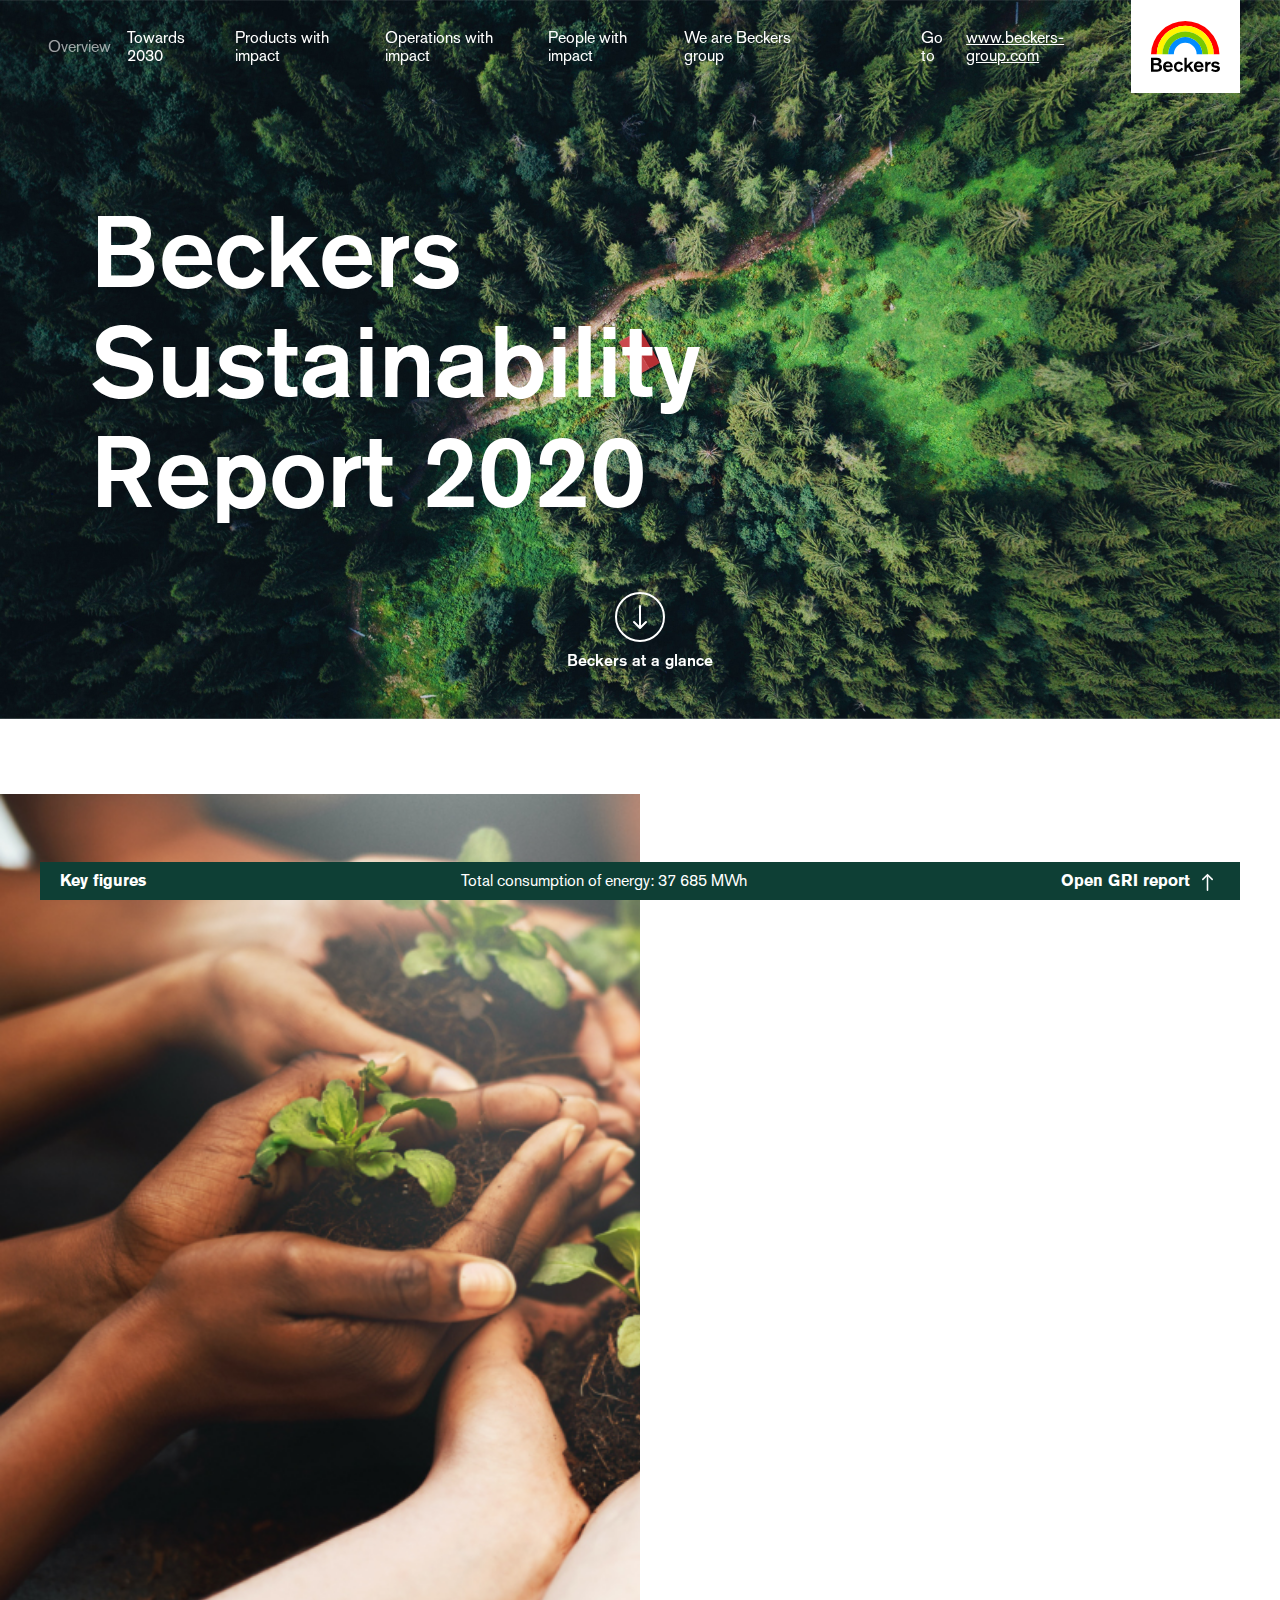
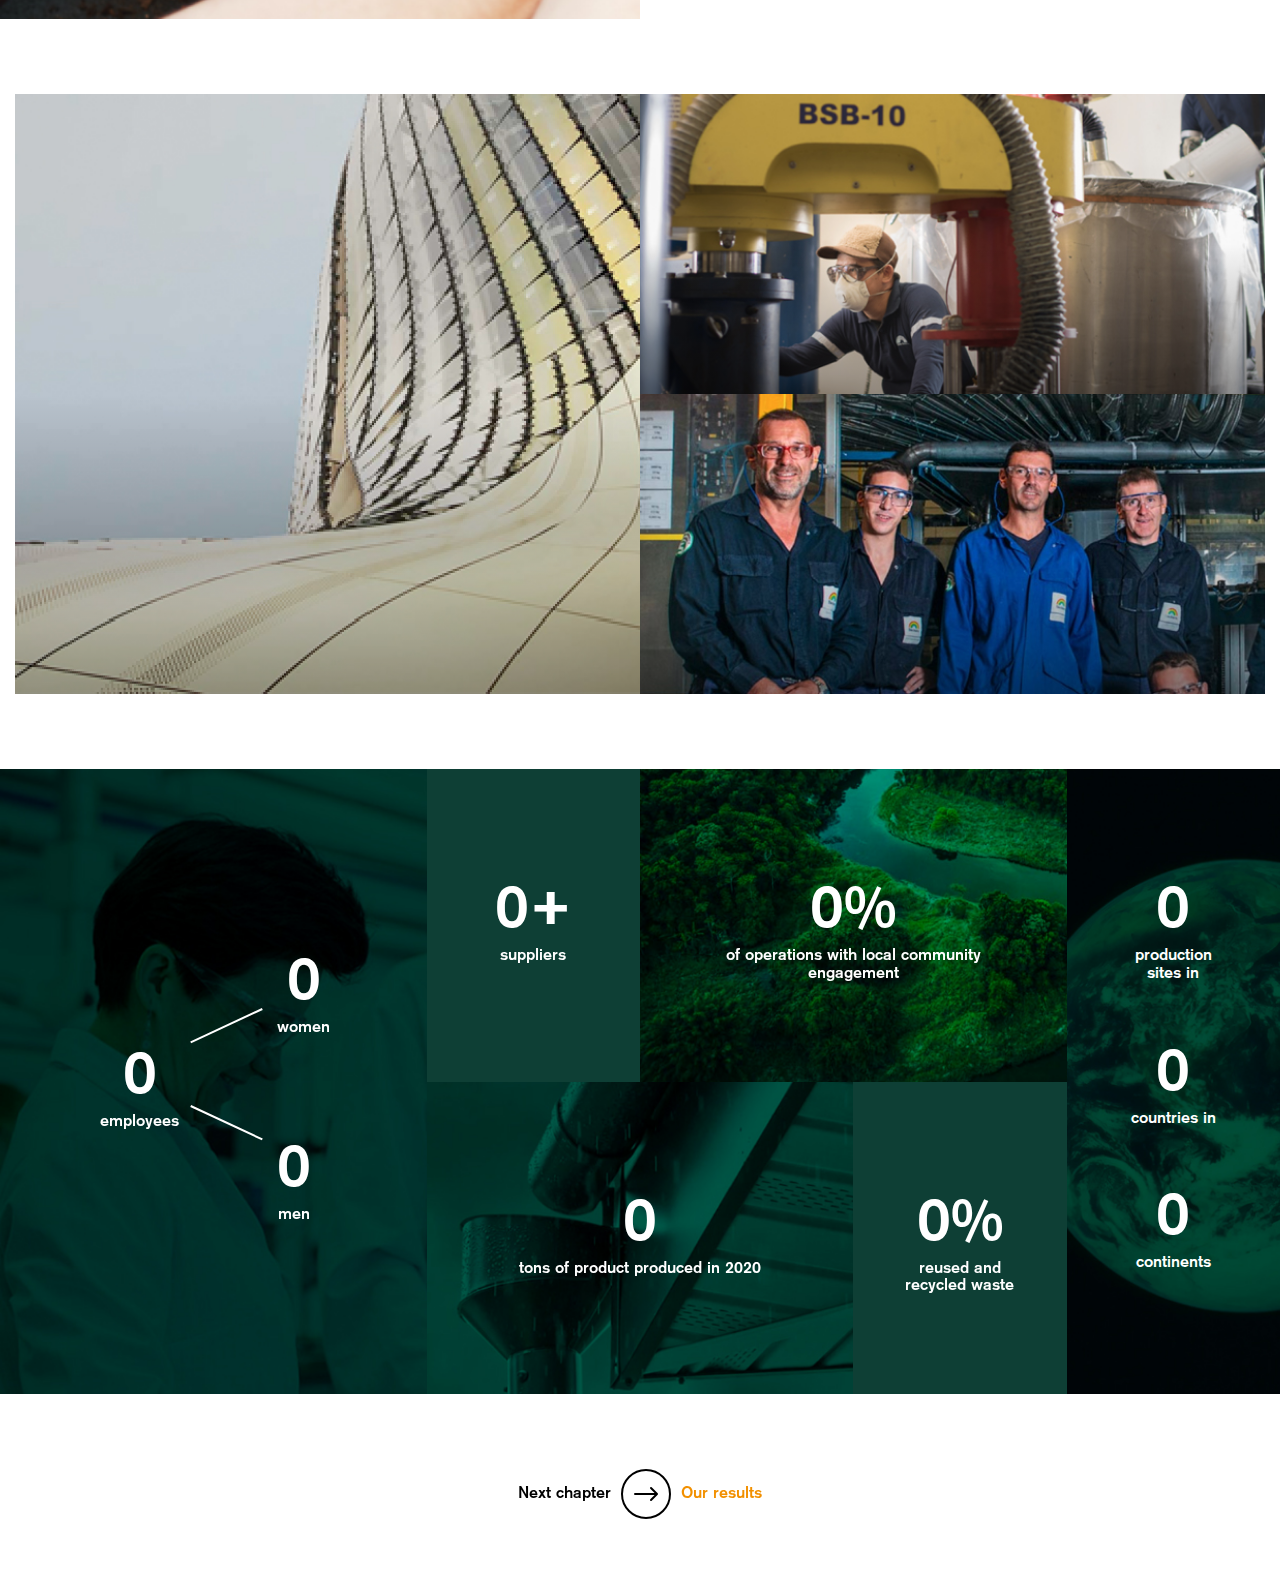
<file: index.html>
<html><head><link rel="stylesheet" href="main.2dc412ea.css"></head><body class="green-accent"> <div class="container-fluid wrapper"> <nav id="navigation"> <div class="nav-left"> <a href="index.html" class="nav-item nav-item--active">Overview</a> <a href="#" class="nav-item">Towards 2030</a> <a href="#" class="nav-item">Products with impact</a> <div class="nav-item"> <span class="nav-item--title">Operations with impact</span> <div class="nav-item--submenu"> <a href="operations.html" class="nav-item">Our results</a> <a href="#" class="nav-item">Driving down our value chain emissions</a> <a href="#" class="nav-item">Drumming up the circular economy</a> <a href="#" class="nav-item">Keeping our people safe and well</a> <a href="#" class="nav-item">Adding value from sustainability to service</a> <a href="#" class="nav-item">Chain up!</a> </div> </div> <a href="people.html" class="nav-item">People with impact</a> <a href="#" class="nav-item">We are Beckers group</a> </div> <div class="nav-right"> <a href="https://www.beckers-group.com" target="_blank" class="nav-item">Go to <span class="nav-item--decorated">www.beckers-group.com</span> </a> <div class="nav-logo"> <svg width="69" data-name="Layer 1" xmlns="http://www.w3.org/2000/svg" viewBox="0 0 85.68 64.48"><path d="M0 46.94h6.12a13.37 13.37 0 013.74.29 4.07 4.07 0 012.28 6.26A3.26 3.26 0 0110 54.73a4.39 4.39 0 013.67 4.52 4.49 4.49 0 01-3.06 4.45 10.34 10.34 0 01-3.9.42H0zm3.19 2.63v4.28h3.09a4.89 4.89 0 002.19-.34A2 2 0 008.56 50c-.68-.38-1-.41-3.36-.43zm0 6.69v5.08h3.16c1.9 0 2.41 0 3.24-.58a2.23 2.23 0 00.77-1.8 2.68 2.68 0 00-.31-1.29c-.78-1.39-2.58-1.39-3.67-1.39zM27.17 61.39a7.09 7.09 0 01-5.94 3.09c-3.18 0-6.25-2-6.25-6.49 0-4.09 2.63-6.4 6.06-6.4a5.49 5.49 0 014.79 2.28 9.08 9.08 0 011.24 4.75h-9a3.3 3.3 0 003.46 3A3.57 3.57 0 0024.69 60zm-3.31-4.91a2.61 2.61 0 00-2.73-2.56 2.88 2.88 0 00-3 2.56zM37.23 56.26a2.84 2.84 0 00-2.75-2.07c-1.68 0-3 1.34-3 3.77 0 2.19 1.13 3.8 3.06 3.8a3.1 3.1 0 002.92-2.38L40 60.69a5.73 5.73 0 01-5.47 3.79c-3.38 0-6-2.6-6-6.44a6.15 6.15 0 016.13-6.45A5.6 5.6 0 0139.83 55zM44.39 46.94v9.66l4.75-4.6h3.72l-4.65 4.6 5.11 7.52h-3.55l-3.68-5.45-1.7 1.68v3.77H41.5V46.94zM65.41 61.39a7.06 7.06 0 01-5.93 3.09c-3.19 0-6.25-2-6.25-6.49 0-4.09 2.62-6.4 6.05-6.4a5.52 5.52 0 014.8 2.28 9.27 9.27 0 011.24 4.75h-9a3.29 3.29 0 003.45 3A3.55 3.55 0 0062.93 60zm-3.3-4.91a2.61 2.61 0 00-2.73-2.56 2.88 2.88 0 00-3 2.56zM70.15 52v1.73c.36-.63 1.17-2.07 3.89-2v3a4.42 4.42 0 00-2.62.73c-1.24 1-1.27 2.19-1.27 4.21v4.5h-2.82V52zM76.54 60.52A4.2 4.2 0 0080 62.07c1.68 0 2.41-.82 2.41-1.43 0-.78-.87-1-1.26-1s-2.41-.46-2.84-.58c-2.91-.68-3.44-2.36-3.44-3.46 0-2.06 1.88-4 5.21-4a6.82 6.82 0 014 1.17 5.27 5.27 0 011.24 1.09l-2.02 1.91a3.42 3.42 0 00-3.3-1.85c-1.39 0-2 .61-2 1.24 0 .88.9 1.12 2.45 1.39 2.54.46 3.24.59 4 1.19a3.33 3.33 0 011.24 2.58c0 1.9-1.7 4.16-5.47 4.16a8.33 8.33 0 01-5.84-2.16z"/><path d="M63.8 42.52a21.28 21.28 0 00-42.56 0h7.11a14.17 14.17 0 1128.34 0z" fill="#008cff"/><path d="M85 42.52a42.52 42.52 0 00-85 0h7.19a35.33 35.33 0 0170.66 0z" fill="red"/><path d="M42.52 14.14A28.38 28.38 0 0170.9 42.52h6.95a35.33 35.33 0 00-70.66 0h7a28.38 28.38 0 0128.33-28.38z" fill="#fff500"/><path d="M70.9 42.52a28.38 28.38 0 00-56.76 0h7.1a21.28 21.28 0 0142.56 0h7.1z" fill="#78c800"/></svg> </div> </div> </nav> <header> <img class="header--image" src="Hero_Image.491d774f.jpg" alt=""> <div class="header--content"> <h1 class="header--content--title">Beckers Sustainability Report 2020</h1> </div> <div class="header--scroll"> <svg class="header--scroll--icon" stroke="currentColor" fill="currentColor" stroke-width="0" viewBox="0 0 16 16" height="1em" width="1em" xmlns="http://www.w3.org/2000/svg"><path fill-rule="evenodd" d="M5.854 4.646a.5.5 0 010 .708L3.207 8l2.647 2.646a.5.5 0 01-.708.708l-3-3a.5.5 0 010-.708l3-3a.5.5 0 01.708 0z" clip-rule="evenodd" stroke="none"/><path fill-rule="evenodd" d="M2.5 8a.5.5 0 01.5-.5h10.5a.5.5 0 010 1H3a.5.5 0 01-.5-.5z" clip-rule="evenodd" stroke="none"/></svg> Beckers at a glance </div> </header> <section class="row text-and-image"> <div class="col-lg-6 col-12 text-and-image--image" style="background-image:url(Glance.c73ee93a.jpg)"> <h2 class="text-and-image--h2 bar" data-aos="fade-right" data-aos-offset="150">We are part <br>of the future</h2> </div> <div class="col-lg-4 col-12 text-and-image--texts" data-aos="fade-left" data-aos-offset="150"> <h3 class="text-and-image--h3">Changing the world, layer by layer</h3> <p class="text-and-image--lead">Our world is at a turning point. To continue to thrive, we need to ensure a balanced climate, strong ecosystems and healthy living spaces. We have to make sustainability our business. </p> <p>At Beckers, future is our mission. We question everything we do and search for solutions where few others look. Our ultimate goal is a better and safer world for all. We strive towards that goal layer by layer; driving innovation, transforming production and generating positive impacts. </p> <p> This document showcases part of this journey.</p> </div> </section> <section class="row small-grid"> <div class="small-grid--column col-12 col-md-6"> <div class="small-grid--image" style="background-image:url(Products.68e66e11.jpg)"> <div class="small-grid--image--content bar bar-red" data-aos="fade" data-aos-offset="50"> <h4 class="small-grid--image--title">Products</h4> <p class="small-grid--image--text"> Lorem ipsum dolor sit amet, eu magna irure ullamco excepteur ullamco eiusmod id proident irure adipisicing voluptate officia. </p> </div> </div> </div> <div class="small-grid--column col-12 col-md-6"> <div class="small-grid--image" style="background-image:url(Operations.72d943b9.jpg)"> <div class="small-grid--image--content bar bar-yellow" data-aos="fade" data-aos-offset="50"> <h4 class="small-grid--image--title">Operations</h4> <p class="small-grid--image--text"> Lorem ipsum dolor sit amet, eu magna irure ullamco excepteur ullamco eiusmod id proident irure adipisicing voluptate officia. </p> </div> </div> <div class="small-grid--image" style="background-image:url(People.30a63a0b.jpg)"> <div class="small-grid--image--content bar bar-blue" data-aos="fade" data-aos-offset="50"> <h4 class="small-grid--image--title">People</h4> <p class="small-grid--image--text"> Lorem ipsum dolor sit amet, eu magna irure ullamco excepteur ullamco eiusmod id proident irure adipisicing voluptate officia. </p> </div> </div> </div> </section> <section class="row big-grid"> <div class="big-grid--column big-grid--content col-lg-4 col-12" style="background-image:url(Employees.3eb6a2ac.jpg)"> <div class="big-grid--main-value"><strong><span data-aos="" data-aos-id="count" data-to="1843">0</span></strong> employees</div> <div class="big-grid--sub-value"><strong><span data-aos="" data-aos-id="count" data-to="461">0</span></strong> women</div> <div class="big-grid--sub-value"><strong><span data-aos="" data-aos-id="count" data-to="1382">0</span></strong> men</div> </div> <div class="big-grid--column col-lg-6 col-12"> <div class="row"> <div class="big-grid--content col-4"> <strong><span data-aos="" data-aos-id="count" data-to="3000">0</span>+</strong> suppliers </div> <div class="big-grid--content col-8" style="background-image:url(Community.930d22bb.jpg);"> <strong><span data-aos="" data-aos-id="count" data-to="78">0</span>%</strong> of operations with local community engagement </div> <div class="big-grid--content col-8" style="background-image:url(Produced.ce805f1e.jpg)"> <strong><span data-aos="" data-aos-id="count" data-to="170000">0</span></strong> tons of product produced in 2020 </div> <div class="big-grid--content col-4"> <strong><span data-aos="" data-aos-id="count" data-to="53">0</span>%</strong> reused and recycled waste </div> </div> </div> <div class="big-grid--column big-grid--content col-lg-2 col-12" style="background-image:url(Production.d2730e22.jpg)"> <strong><span data-aos="" data-aos-id="count" data-to="24">0</span></strong> production sites in <strong><span data-aos="" data-aos-id="count" data-to="18">0</span></strong> countries in <strong><span data-aos="" data-aos-id="count" data-to="5">0</span></strong> continents </div> </section> <section class="next-section"> <a href="operations.html" class="next"> Next chapter <svg class="next-icon" stroke="currentColor" fill="currentColor" stroke-width="0" viewBox="0 0 16 16" height="1em" width="1em" xmlns="http://www.w3.org/2000/svg"><path fill-rule="evenodd" d="M5.854 4.646a.5.5 0 010 .708L3.207 8l2.647 2.646a.5.5 0 01-.708.708l-3-3a.5.5 0 010-.708l3-3a.5.5 0 01.708 0z" clip-rule="evenodd" stroke="none"/><path fill-rule="evenodd" d="M2.5 8a.5.5 0 01.5-.5h10.5a.5.5 0 010 1H3a.5.5 0 01-.5-.5z" clip-rule="evenodd" stroke="none"/></svg> <span class="yellow-text">Our results</span> </a> </section> <footer id="gri"> <div class="gri-left">Key figures</div> <div class="gri-figures"> <div class="gri-figure gri-figure--active">Total consumption of energy: 37 685 MWh</div> <div class="gri-figure">Renewable energy: 14 561 MWh</div> <div class="gri-figure">Self-generated energy: 123 MWh</div> </div> <div class="gri-right">Open GRI report <svg stroke="currentColor" fill="currentColor" stroke-width="0" viewBox="0 0 16 16" height="1em" width="1em" xmlns="http://www.w3.org/2000/svg"><path fill-rule="evenodd" d="M8 3.5a.5.5 0 01.5.5v9a.5.5 0 01-1 0V4a.5.5 0 01.5-.5z" clip-rule="evenodd" stroke="none"/><path fill-rule="evenodd" d="M7.646 2.646a.5.5 0 01.708 0l3 3a.5.5 0 01-.708.708L8 3.707 5.354 6.354a.5.5 0 11-.708-.708l3-3z" clip-rule="evenodd" stroke="none"/></svg> </div> </footer> </div> <script src="main.c2a1cf9e.js"></script> </body></html>
</file>
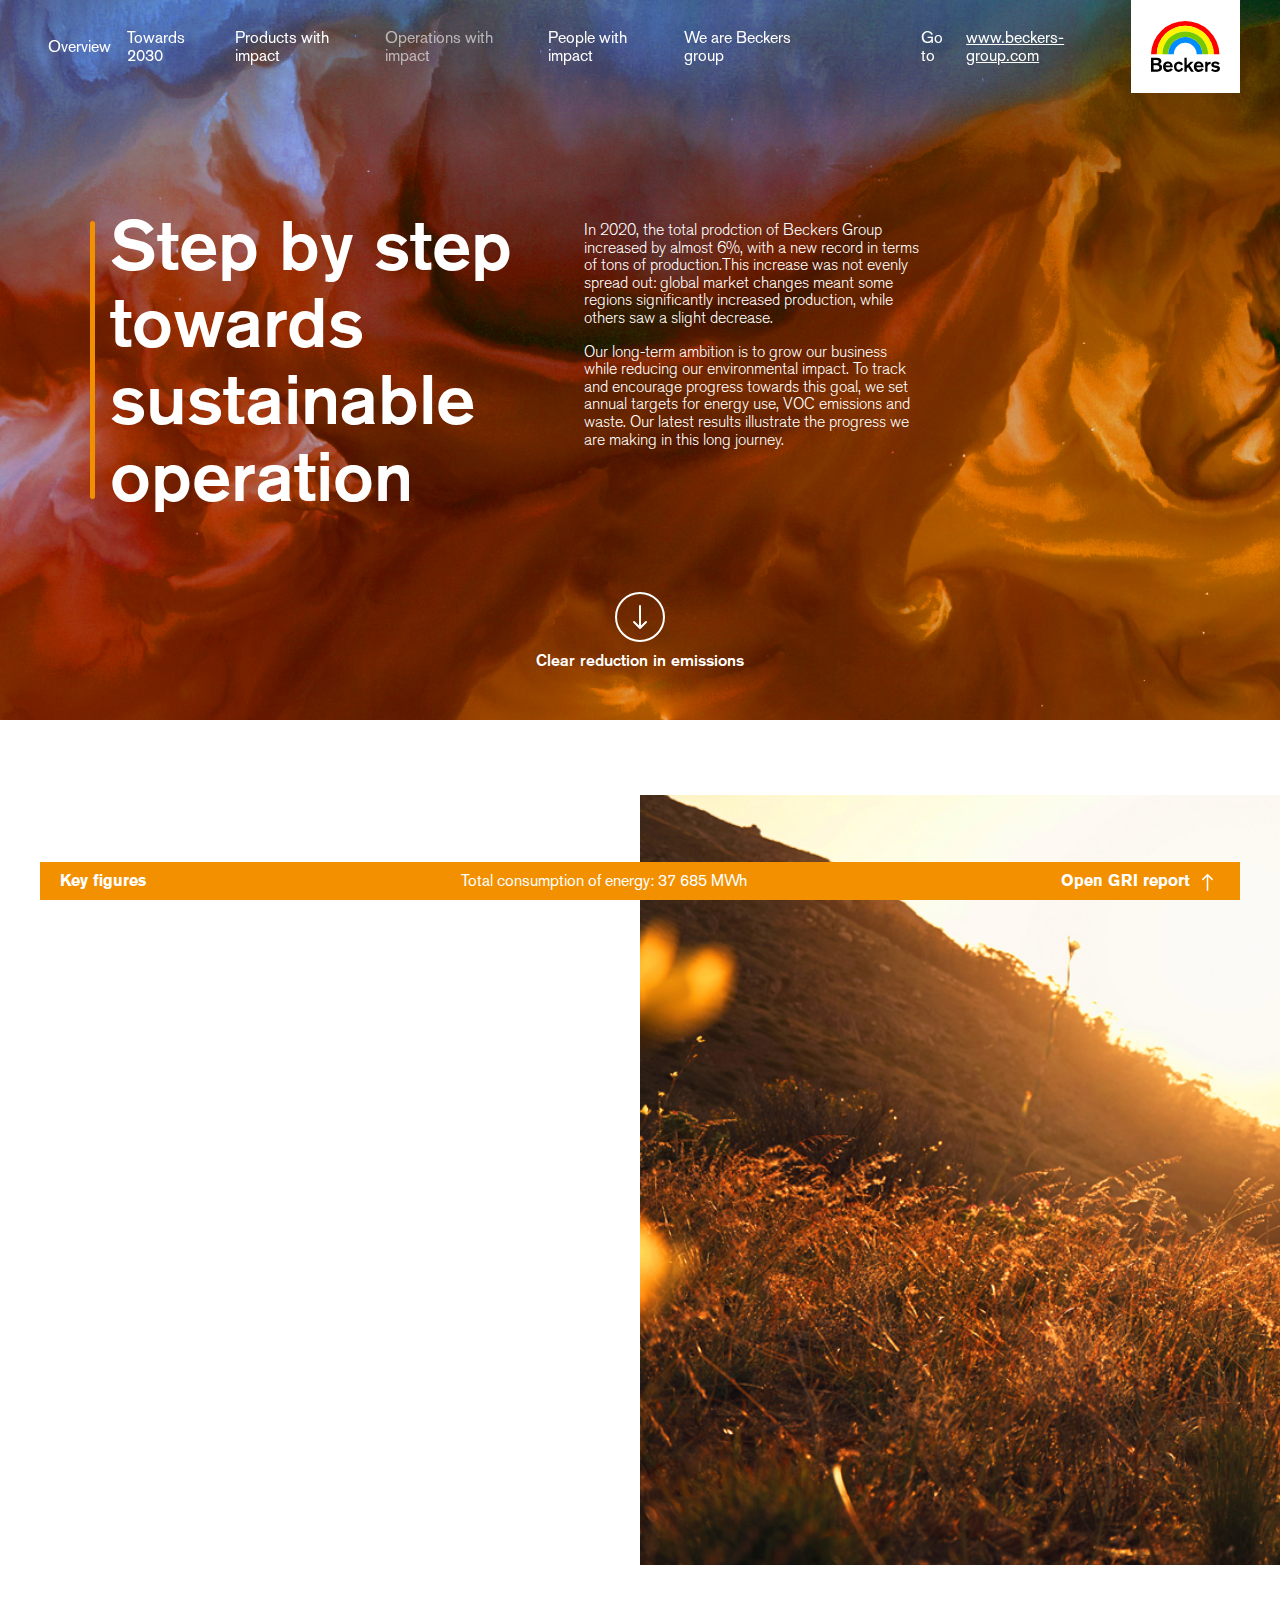
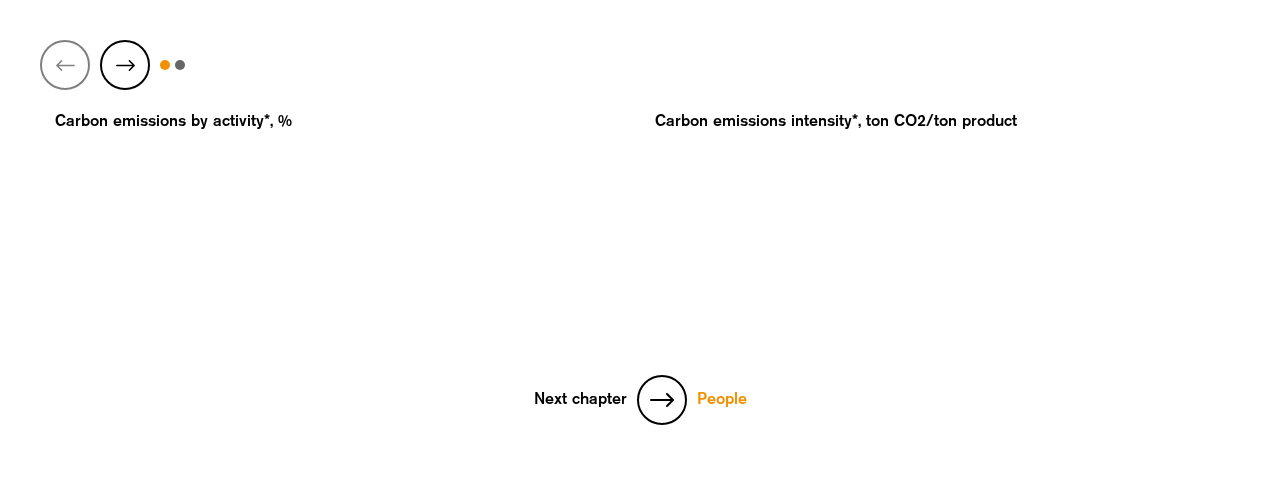
<file: operations.html>
<html><head><link rel="stylesheet" href="main.2dc412ea.css"></head><body class="yellow-accent"> <div class="container-fluid wrapper"> <nav id="navigation"> <div class="nav-left"> <a href="index.html" class="nav-item">Overview</a> <a href="#" class="nav-item">Towards 2030</a> <a href="#" class="nav-item">Products with impact</a> <div class="nav-item nav-item--active"> <span class="nav-item--title">Operations with impact</span> <div class="nav-item--submenu"> <a href="operations.html" class="nav-item">Our results</a> <a href="#" class="nav-item">Driving down our value chain emissions</a> <a href="#" class="nav-item">Drumming up the circular economy</a> <a href="#" class="nav-item">Keeping our people safe and well</a> <a href="#" class="nav-item">Adding value from sustainability to service</a> <a href="#" class="nav-item">Chain up!</a> </div> </div> <a href="people.html" class="nav-item">People with impact</a> <a href="#" class="nav-item">We are Beckers group</a> </div> <div class="nav-right"> <a href="https://www.beckers-group.com" target="_blank" class="nav-item">Go to <span class="nav-item--decorated">www.beckers-group.com</span> </a> <div class="nav-logo"> <svg width="69" data-name="Layer 1" xmlns="http://www.w3.org/2000/svg" viewBox="0 0 85.68 64.48"><path d="M0 46.94h6.12a13.37 13.37 0 013.74.29 4.07 4.07 0 012.28 6.26A3.26 3.26 0 0110 54.73a4.39 4.39 0 013.67 4.52 4.49 4.49 0 01-3.06 4.45 10.34 10.34 0 01-3.9.42H0zm3.19 2.63v4.28h3.09a4.89 4.89 0 002.19-.34A2 2 0 008.56 50c-.68-.38-1-.41-3.36-.43zm0 6.69v5.08h3.16c1.9 0 2.41 0 3.24-.58a2.23 2.23 0 00.77-1.8 2.68 2.68 0 00-.31-1.29c-.78-1.39-2.58-1.39-3.67-1.39zM27.17 61.39a7.09 7.09 0 01-5.94 3.09c-3.18 0-6.25-2-6.25-6.49 0-4.09 2.63-6.4 6.06-6.4a5.49 5.49 0 014.79 2.28 9.08 9.08 0 011.24 4.75h-9a3.3 3.3 0 003.46 3A3.57 3.57 0 0024.69 60zm-3.31-4.91a2.61 2.61 0 00-2.73-2.56 2.88 2.88 0 00-3 2.56zM37.23 56.26a2.84 2.84 0 00-2.75-2.07c-1.68 0-3 1.34-3 3.77 0 2.19 1.13 3.8 3.06 3.8a3.1 3.1 0 002.92-2.38L40 60.69a5.73 5.73 0 01-5.47 3.79c-3.38 0-6-2.6-6-6.44a6.15 6.15 0 016.13-6.45A5.6 5.6 0 0139.83 55zM44.39 46.94v9.66l4.75-4.6h3.72l-4.65 4.6 5.11 7.52h-3.55l-3.68-5.45-1.7 1.68v3.77H41.5V46.94zM65.41 61.39a7.06 7.06 0 01-5.93 3.09c-3.19 0-6.25-2-6.25-6.49 0-4.09 2.62-6.4 6.05-6.4a5.52 5.52 0 014.8 2.28 9.27 9.27 0 011.24 4.75h-9a3.29 3.29 0 003.45 3A3.55 3.55 0 0062.93 60zm-3.3-4.91a2.61 2.61 0 00-2.73-2.56 2.88 2.88 0 00-3 2.56zM70.15 52v1.73c.36-.63 1.17-2.07 3.89-2v3a4.42 4.42 0 00-2.62.73c-1.24 1-1.27 2.19-1.27 4.21v4.5h-2.82V52zM76.54 60.52A4.2 4.2 0 0080 62.07c1.68 0 2.41-.82 2.41-1.43 0-.78-.87-1-1.26-1s-2.41-.46-2.84-.58c-2.91-.68-3.44-2.36-3.44-3.46 0-2.06 1.88-4 5.21-4a6.82 6.82 0 014 1.17 5.27 5.27 0 011.24 1.09l-2.02 1.91a3.42 3.42 0 00-3.3-1.85c-1.39 0-2 .61-2 1.24 0 .88.9 1.12 2.45 1.39 2.54.46 3.24.59 4 1.19a3.33 3.33 0 011.24 2.58c0 1.9-1.7 4.16-5.47 4.16a8.33 8.33 0 01-5.84-2.16z"/><path d="M63.8 42.52a21.28 21.28 0 00-42.56 0h7.11a14.17 14.17 0 1128.34 0z" fill="#008cff"/><path d="M85 42.52a42.52 42.52 0 00-85 0h7.19a35.33 35.33 0 0170.66 0z" fill="red"/><path d="M42.52 14.14A28.38 28.38 0 0170.9 42.52h6.95a35.33 35.33 0 00-70.66 0h7a28.38 28.38 0 0128.33-28.38z" fill="#fff500"/><path d="M70.9 42.52a28.38 28.38 0 00-56.76 0h7.1a21.28 21.28 0 0142.56 0h7.1z" fill="#78c800"/></svg> </div> </div> </nav> <header> <img class="header--image" src="Hero_Image.cc320b91.jpg" alt=""> <div class="header--content header--content-expanded"> <h1 class="header--content--title bar">Step by step towards sustainable operation</h1> <div> <p>In 2020, the total prodction of Beckers Group increased by almost 6%, with a new record in terms of tons of production.This increase was not evenly spread out: global market changes meant some regions significantly increased production, while others saw a slight decrease. </p> <p> Our long-term ambition is to grow our business while reducing our environmental impact. To track and encourage progress towards this goal, we set annual targets for energy use, VOC emissions and waste. Our latest results illustrate the progress we are making in this long journey.</p> </div> </div> <div class="header--scroll"> <svg class="header--scroll--icon" stroke="currentColor" fill="currentColor" stroke-width="0" viewBox="0 0 16 16" height="1em" width="1em" xmlns="http://www.w3.org/2000/svg"><path fill-rule="evenodd" d="M5.854 4.646a.5.5 0 010 .708L3.207 8l2.647 2.646a.5.5 0 01-.708.708l-3-3a.5.5 0 010-.708l3-3a.5.5 0 01.708 0z" clip-rule="evenodd" stroke="none"/><path fill-rule="evenodd" d="M2.5 8a.5.5 0 01.5-.5h10.5a.5.5 0 010 1H3a.5.5 0 01-.5-.5z" clip-rule="evenodd" stroke="none"/></svg> Clear reduction in emissions </div> </header> <section class="row text-and-image"> <div class="offset-lg-1 col-lg-5 col-12 text-and-image--texts" data-aos="fade-right" data-aos-offset="150"> <h3 class="text-and-image--h3">Clear reduction in emissions</h3> <p>As global carbon emissions continue to rise, we must all keep striving to reduce our impact. Beckers has been communicating carbon data since 2011, when we were measuring emissions from our 18 sites. In 2019, we had 25 sites to monitor, including our headquarters in Berlin and our new site in Nghe An, Vietnam. </p> <p> In 2020, our total market-based emissions reduced by 7% compared to last year, despite an increase in production. Compared to our 2013 base year, market-based emissions reduced by 8%</p> <p> <button type="button" class="button modal-trigger" data-modal="modalContent">Read more <svg stroke="currentColor" fill="currentColor" stroke-width="0" viewBox="0 0 1024 1024" height="1em" width="1em" xmlns="http://www.w3.org/2000/svg"><path d="M482 152h60q8 0 8 8v704q0 8-8 8h-60q-8 0-8-8V160q0-8 8-8z" stroke="none"/><path d="M176 474h672q8 0 8 8v60q0 8-8 8H176q-8 0-8-8v-60q0-8 8-8z" stroke="none"/></svg> </button> <span class="button button-solid">More in GRI report</span> </p> </div> <div class="col-lg-6 col-12 text-and-image--image" style="background-image:url(Carbon_Savings.70691cb3.jpg)"> <h2 class="text-and-image--h2 bar" data-aos="fade-left" data-aos-offset="150">Our 2020 carbon savings </h2> </div> </section> <div class="modal-content-template row modal-text-and-image" id="modalContent"> <div class="col-12 col-lg-5 modal-text-and-image--text"> <h3>Clear reduction in emissions</h3> <p>As global carbon emissions continue to rise, we must all keep striving to reduce our impact. Beckers has been communicating carbon data since 2011, when we were measuring emissions from our 18 sites. In 2019, we had 25 sites to monitor, including our headquarters in Berlin and our new site in Nghe An, Vietnam. </p> <p> In 2020, our total market-based emissions reduced by 7% compared to last year, despite an increase in production. Compared to our 2013 base year, market-based emissions reduced by 8%</p> <p> </p><p>As global carbon emissions continue to rise, we must all keep striving to reduce our impact. Beckers has been communicating carbon data since 2011, when we were measuring emissions from our 18 sites. In 2019, we had 25 sites to monitor, including our headquarters in Berlin and our new site in Nghe An, Vietnam. </p> <p> In 2020, our total market-based emissions reduced by 7% compared to last year, despite an increase in production. Compared to our 2013 base year, market-based emissions reduced by 8%</p> <p> </p><p>vLorem ipsum dolor sit amet, adipisicing adipisicing do consequat officia nulla et cillum excepteur fugiat sit ut irure duis culpa. Anim consectetur fugiat sunt amet adipisicing aliqua nostrud amet quis sunt culpa. Proident eu dolor nostrud laboris incididunt magna proident mollit non ea voluptate consectetur aliquip. Quis ut magna irure ipsum Lorem non amet commodo adipisicing ut. Non reprehenderit nostrud amet excepteur ea. Officia reprehenderit et laborum nostrud cillum sint ex. Aute incididunt officia dolor occaecat ullamco enim minim aute labore tempor labore sint ea nostrud. Exercitation exercitation officia incididunt do tempor ipsum culpa mollit esse dolor et cillum amet cupidatat exercitation veniam. Adipisicing laboris occaecat sint minim sunt ullamco duis.</p> <p>Occaecat aliqua fugiat cillum proident et aliquip voluptate commodo pariatur cupidatat. Laborum cupidatat qui elit esse esse ea aliqua dolore dolor voluptate adipisicing fugiat ut minim. Nulla anim consequat ipsum proident laborum aliqua ipsum ea exercitation cupidatat enim ea amet. Exercitation reprehenderit irure non cupidatat qui aute commodo. Ipsum ipsum ea laboris est aliquip nisi commodo esse enim labore sunt aute do aliqua non incididunt. Dolor esse ut veniam est eu veniam. Est in amet qui sit exercitation ipsum culpa Lorem adipisicing mollit excepteur nulla tempor. Id ipsum exercitation magna in laborum incididunt nulla ad exercitation fugiat laborum reprehenderit ut labore commodo est.</p> <p>Amet ex culpa tempor voluptate velit laborum velit irure amet exercitation esse nulla dolor. Elit pariatur esse aliquip duis amet enim nulla anim non laborum velit nostrud ipsum non adipisicing duis et aliqua voluptate. Labore occaecat incididunt sunt quis irure in reprehenderit est exercitation do. Commodo proident velit aliquip qui. Pariatur anim aliqua ex aute Lorem et cupidatat aute ullamco non ut anim tempor voluptate mollit. Non culpa proident labore elit Lorem culpa officia sunt consequat proident adipisicing ex est minim. Magna est exercitation eiusmod Lorem nisi tempor magna Lorem magna irure.</p> <p>Ea dolor sunt commodo magna adipisicing qui et quis deserunt esse sit commodo duis sint qui culpa ipsum. Occaecat aliquip et qui veniam enim ex exercitation culpa cupidatat dolor eiusmod do excepteur dolor dolor velit excepteur quis id. Consectetur mollit minim ut fugiat Lorem sit cupidatat exercitation. Ipsum ut commodo ea labore sunt sunt laboris est exercitation.</p> <p>Id adipisicing consectetur minim adipisicing ad. Commodo aliqua laboris eiusmod amet eiusmod incididunt culpa. Aliquip et laborum incididunt ullamco non dolor aliqua cillum. Esse labore enim irure. Lorem incididunt adipisicing ut nostrud officia est labore fugiat consectetur qui exercitation ex eu ut culpa. Reprehenderit fugiat sint duis pariatur ex. Reprehenderit tempor minim consectetur laborum qui officia magna dolore cillum labore occaecat deserunt irure qui.</p> </div> <div class="col-12 col-lg-7 modal-text-and-image--image" style="background-image:url(Carbon_Savings.70691cb3.jpg)"> <h2 class="text-and-image--h2 bar">Our 2020 carbon savings </h2> </div> </div> <section class="pagination" data-page="0" data-aos="" data-aos-id="chart" data-aos-offset="450"> <div class="pagination--inner"> <button type="button" class="pagination--button pagination--left" data-go="-1"> <svg stroke="currentColor" fill="currentColor" stroke-width="0" viewBox="0 0 16 16" height="1em" width="1em" xmlns="http://www.w3.org/2000/svg"><path fill-rule="evenodd" d="M5.854 4.646a.5.5 0 010 .708L3.207 8l2.647 2.646a.5.5 0 01-.708.708l-3-3a.5.5 0 010-.708l3-3a.5.5 0 01.708 0z" clip-rule="evenodd" stroke="none"/><path fill-rule="evenodd" d="M2.5 8a.5.5 0 01.5-.5h10.5a.5.5 0 010 1H3a.5.5 0 01-.5-.5z" clip-rule="evenodd" stroke="none"/></svg> </button> <button type="button" class="pagination--button pagination--right" data-go="1"> <svg stroke="currentColor" fill="currentColor" stroke-width="0" viewBox="0 0 16 16" height="1em" width="1em" xmlns="http://www.w3.org/2000/svg"><path fill-rule="evenodd" d="M10.146 4.646a.5.5 0 01.708 0l3 3a.5.5 0 010 .708l-3 3a.5.5 0 01-.708-.708L12.793 8l-2.647-2.646a.5.5 0 010-.708z" clip-rule="evenodd" stroke="none"/><path fill-rule="evenodd" d="M2 8a.5.5 0 01.5-.5H13a.5.5 0 010 1H2.5A.5.5 0 012 8z" clip-rule="evenodd" stroke="none"/></svg> </button> <div class="pagination--dot"></div> <div class="pagination--dot"></div> </div> <div class="pagination--inner"> <div class="row pagination--first"> <div class="col-6"> <h4>Carbon emissions by activity*, %</h4> <canvas id="activity"></canvas> </div> <div class="col-6"> <h4>Carbon emissions intensity*, ton CO2/ton product</h4> <canvas id="intensity"></canvas> </div> </div> <div class="row"> <div class="col-6"> <h4>Voc .....</h4> <canvas id="voc"></canvas> </div> </div> </div> </section> <section class="next-section"> <a href="people.html" class="next"> Next chapter <svg class="next-icon" stroke="currentColor" fill="currentColor" stroke-width="0" viewBox="0 0 16 16" height="1em" width="1em" xmlns="http://www.w3.org/2000/svg"><path fill-rule="evenodd" d="M5.854 4.646a.5.5 0 010 .708L3.207 8l2.647 2.646a.5.5 0 01-.708.708l-3-3a.5.5 0 010-.708l3-3a.5.5 0 01.708 0z" clip-rule="evenodd" stroke="none"/><path fill-rule="evenodd" d="M2.5 8a.5.5 0 01.5-.5h10.5a.5.5 0 010 1H3a.5.5 0 01-.5-.5z" clip-rule="evenodd" stroke="none"/></svg> <span class="yellow-text">People</span> </a> </section> <footer id="gri"> <div class="gri-left">Key figures</div> <div class="gri-figures"> <div class="gri-figure gri-figure--active">Total consumption of energy: 37 685 MWh</div> <div class="gri-figure">Renewable energy: 14 561 MWh</div> <div class="gri-figure">Self-generated energy: 123 MWh</div> </div> <div class="gri-right">Open GRI report <svg stroke="currentColor" fill="currentColor" stroke-width="0" viewBox="0 0 16 16" height="1em" width="1em" xmlns="http://www.w3.org/2000/svg"><path fill-rule="evenodd" d="M8 3.5a.5.5 0 01.5.5v9a.5.5 0 01-1 0V4a.5.5 0 01.5-.5z" clip-rule="evenodd" stroke="none"/><path fill-rule="evenodd" d="M7.646 2.646a.5.5 0 01.708 0l3 3a.5.5 0 01-.708.708L8 3.707 5.354 6.354a.5.5 0 11-.708-.708l3-3z" clip-rule="evenodd" stroke="none"/></svg> </div> </footer> </div> <script src="main.c2a1cf9e.js"></script> </body></html>
</file>
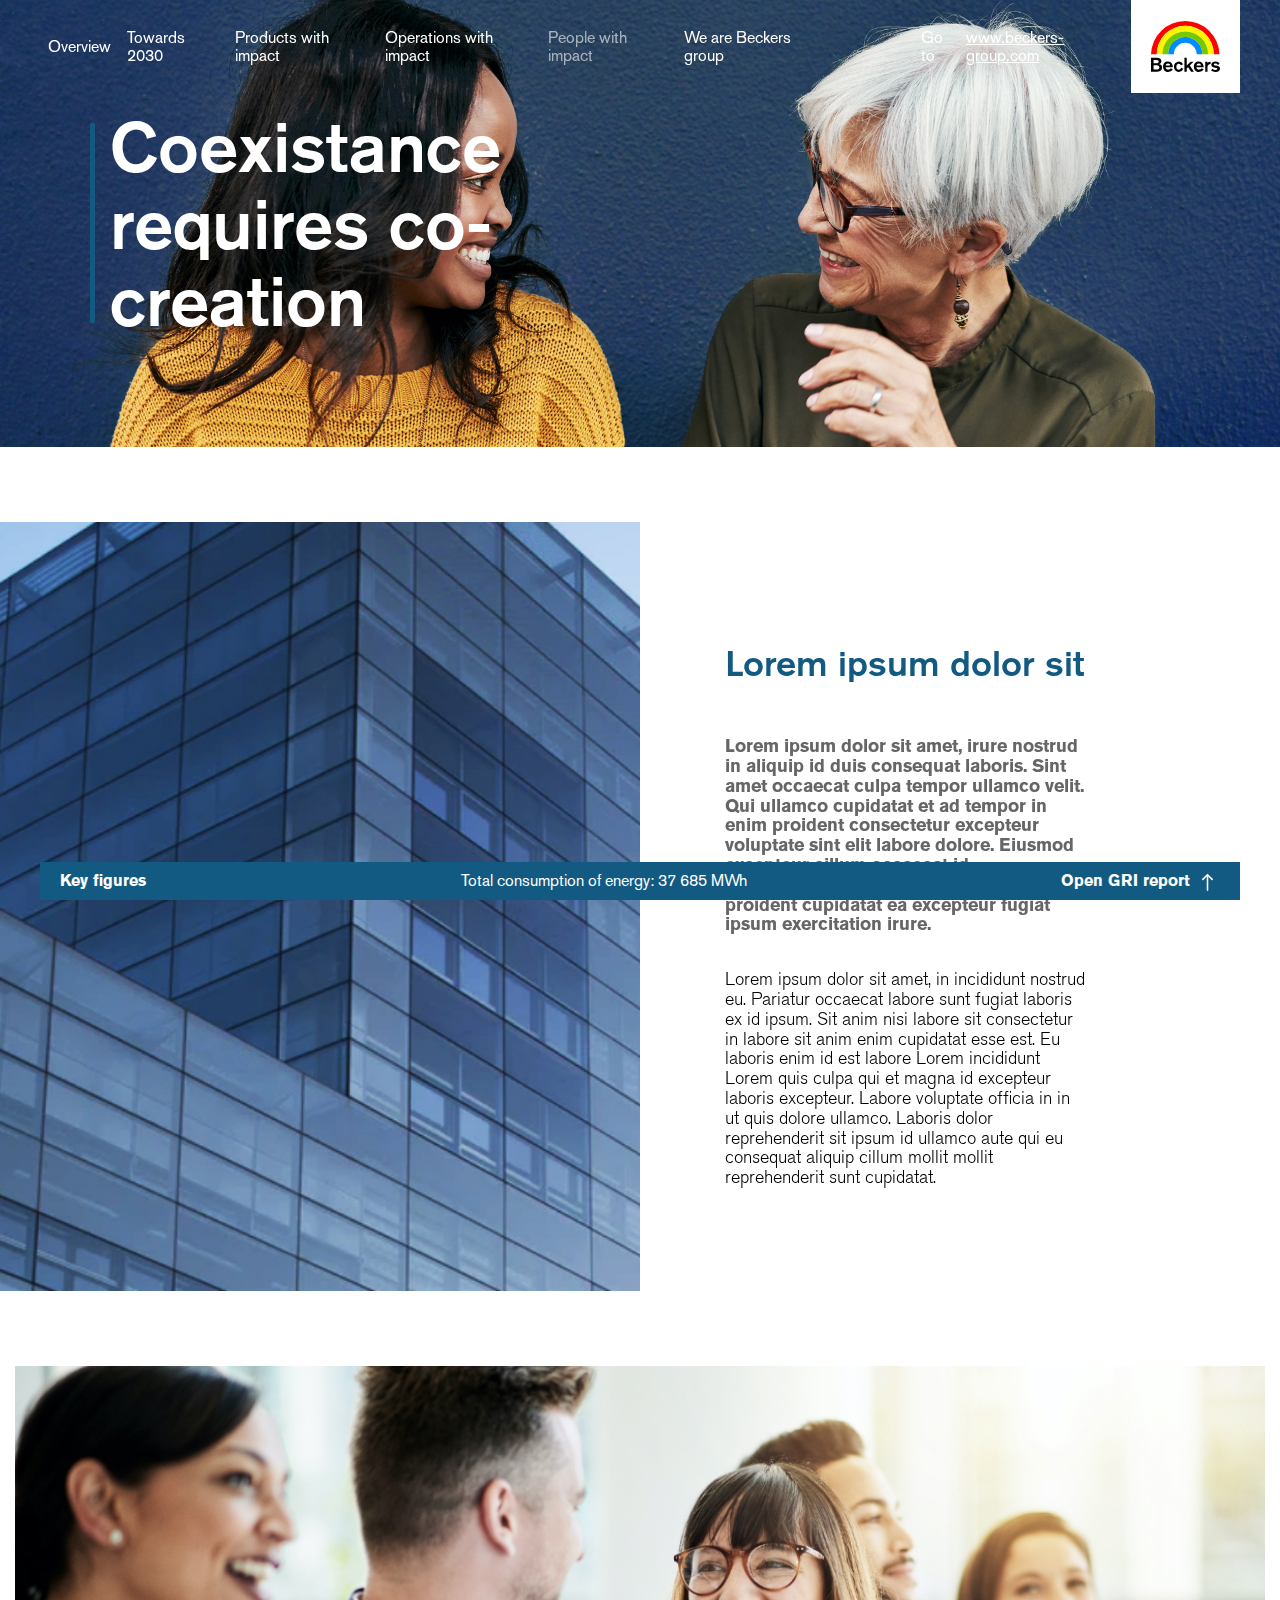
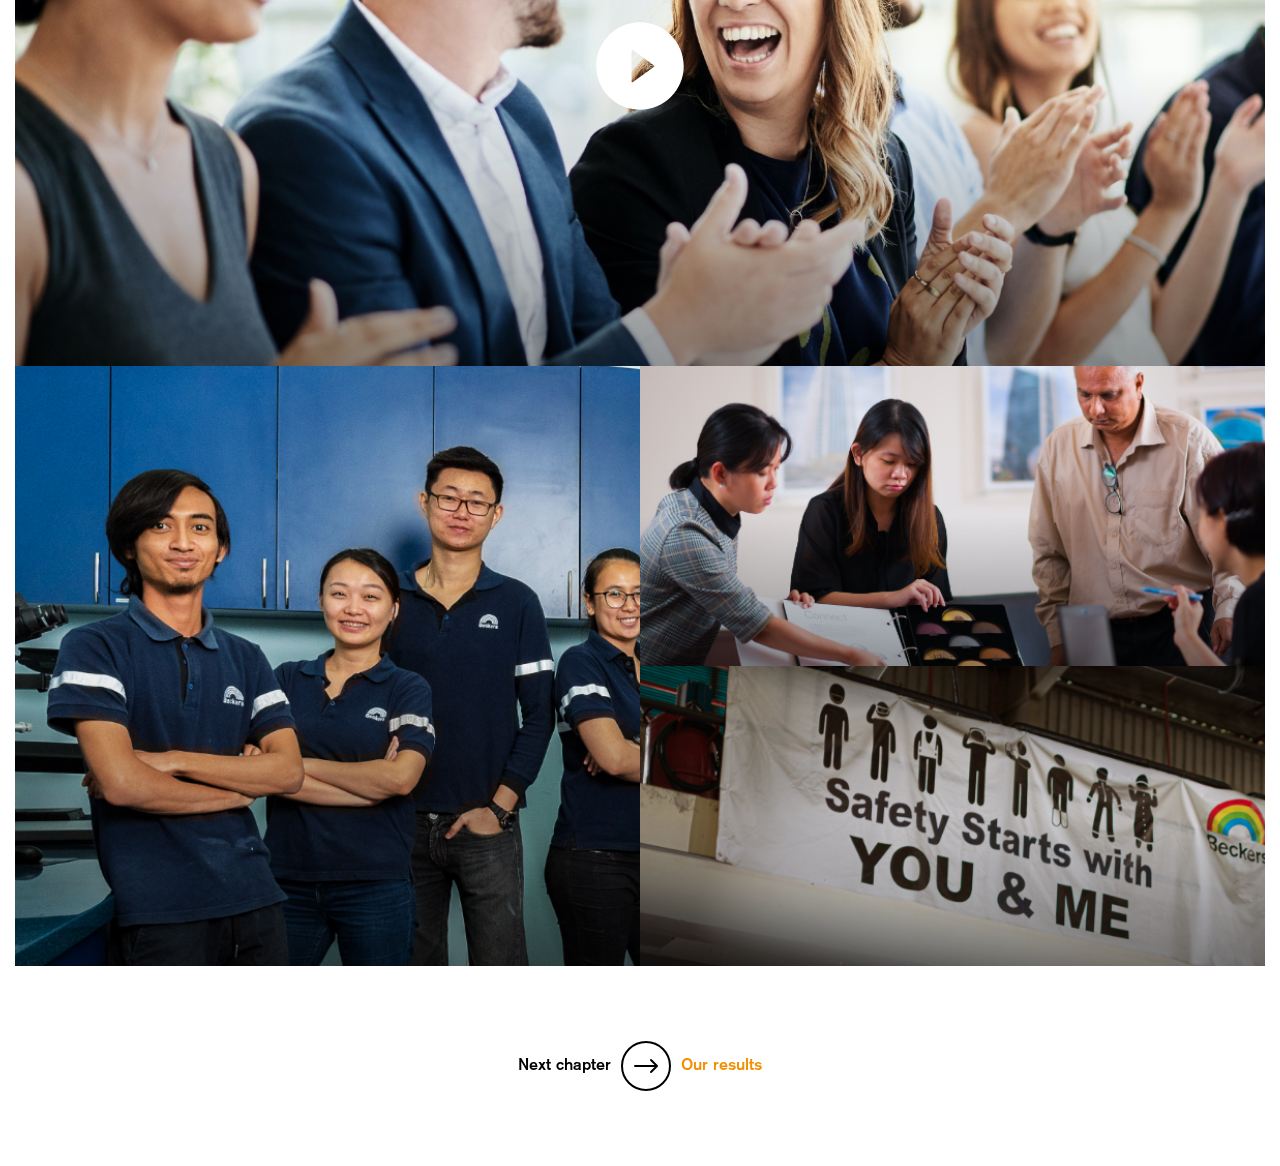
<file: people.html>
<html><head><link rel="stylesheet" href="main.2dc412ea.css"></head><body class="blue-accent"> <div class="container-fluid wrapper"> <nav id="navigation"> <div class="nav-left"> <a href="index.html" class="nav-item">Overview</a> <a href="#" class="nav-item">Towards 2030</a> <a href="#" class="nav-item">Products with impact</a> <div class="nav-item"> <span class="nav-item--title">Operations with impact</span> <div class="nav-item--submenu"> <a href="operations.html" class="nav-item">Our results</a> <a href="#" class="nav-item">Driving down our value chain emissions</a> <a href="#" class="nav-item">Drumming up the circular economy</a> <a href="#" class="nav-item">Keeping our people safe and well</a> <a href="#" class="nav-item">Adding value from sustainability to service</a> <a href="#" class="nav-item">Chain up!</a> </div> </div> <a href="people.html" class="nav-item nav-item--active">People with impact</a> <a href="#" class="nav-item">We are Beckers group</a> </div> <div class="nav-right"> <a href="https://www.beckers-group.com" target="_blank" class="nav-item">Go to <span class="nav-item--decorated">www.beckers-group.com</span> </a> <div class="nav-logo"> <svg width="69" data-name="Layer 1" xmlns="http://www.w3.org/2000/svg" viewBox="0 0 85.68 64.48"><path d="M0 46.94h6.12a13.37 13.37 0 013.74.29 4.07 4.07 0 012.28 6.26A3.26 3.26 0 0110 54.73a4.39 4.39 0 013.67 4.52 4.49 4.49 0 01-3.06 4.45 10.34 10.34 0 01-3.9.42H0zm3.19 2.63v4.28h3.09a4.89 4.89 0 002.19-.34A2 2 0 008.56 50c-.68-.38-1-.41-3.36-.43zm0 6.69v5.08h3.16c1.9 0 2.41 0 3.24-.58a2.23 2.23 0 00.77-1.8 2.68 2.68 0 00-.31-1.29c-.78-1.39-2.58-1.39-3.67-1.39zM27.17 61.39a7.09 7.09 0 01-5.94 3.09c-3.18 0-6.25-2-6.25-6.49 0-4.09 2.63-6.4 6.06-6.4a5.49 5.49 0 014.79 2.28 9.08 9.08 0 011.24 4.75h-9a3.3 3.3 0 003.46 3A3.57 3.57 0 0024.69 60zm-3.31-4.91a2.61 2.61 0 00-2.73-2.56 2.88 2.88 0 00-3 2.56zM37.23 56.26a2.84 2.84 0 00-2.75-2.07c-1.68 0-3 1.34-3 3.77 0 2.19 1.13 3.8 3.06 3.8a3.1 3.1 0 002.92-2.38L40 60.69a5.73 5.73 0 01-5.47 3.79c-3.38 0-6-2.6-6-6.44a6.15 6.15 0 016.13-6.45A5.6 5.6 0 0139.83 55zM44.39 46.94v9.66l4.75-4.6h3.72l-4.65 4.6 5.11 7.52h-3.55l-3.68-5.45-1.7 1.68v3.77H41.5V46.94zM65.41 61.39a7.06 7.06 0 01-5.93 3.09c-3.19 0-6.25-2-6.25-6.49 0-4.09 2.62-6.4 6.05-6.4a5.52 5.52 0 014.8 2.28 9.27 9.27 0 011.24 4.75h-9a3.29 3.29 0 003.45 3A3.55 3.55 0 0062.93 60zm-3.3-4.91a2.61 2.61 0 00-2.73-2.56 2.88 2.88 0 00-3 2.56zM70.15 52v1.73c.36-.63 1.17-2.07 3.89-2v3a4.42 4.42 0 00-2.62.73c-1.24 1-1.27 2.19-1.27 4.21v4.5h-2.82V52zM76.54 60.52A4.2 4.2 0 0080 62.07c1.68 0 2.41-.82 2.41-1.43 0-.78-.87-1-1.26-1s-2.41-.46-2.84-.58c-2.91-.68-3.44-2.36-3.44-3.46 0-2.06 1.88-4 5.21-4a6.82 6.82 0 014 1.17 5.27 5.27 0 011.24 1.09l-2.02 1.91a3.42 3.42 0 00-3.3-1.85c-1.39 0-2 .61-2 1.24 0 .88.9 1.12 2.45 1.39 2.54.46 3.24.59 4 1.19a3.33 3.33 0 011.24 2.58c0 1.9-1.7 4.16-5.47 4.16a8.33 8.33 0 01-5.84-2.16z"/><path d="M63.8 42.52a21.28 21.28 0 00-42.56 0h7.11a14.17 14.17 0 1128.34 0z" fill="#008cff"/><path d="M85 42.52a42.52 42.52 0 00-85 0h7.19a35.33 35.33 0 0170.66 0z" fill="red"/><path d="M42.52 14.14A28.38 28.38 0 0170.9 42.52h6.95a35.33 35.33 0 00-70.66 0h7a28.38 28.38 0 0128.33-28.38z" fill="#fff500"/><path d="M70.9 42.52a28.38 28.38 0 00-56.76 0h7.1a21.28 21.28 0 0142.56 0h7.1z" fill="#78c800"/></svg> </div> </div> </nav> <header> <img class="header--image" src="Hero_Image.e8c384d4.jpg" alt=""> <div class="header--content header--content-expanded"> <h1 class="header--content--title bar">Coexistance requires co-creation</h1> <div> </div> </div> </header> <section class="row text-and-image"> <div class="col-lg-6 col-12 text-and-image--image" style="background-image:url(Article.3720d127.jpg)"> </div> <div class="col-lg-5 col-12 text-and-image--texts" data-aos="fade-left" data-aos-offset="150"> <h3 class="text-and-image--h3">Lorem ipsum dolor sit</h3> <p class="text-and-image--lead">Lorem ipsum dolor sit amet, irure nostrud in aliquip id duis consequat laboris. Sint amet occaecat culpa tempor ullamco velit. Qui ullamco cupidatat et ad tempor in enim proident consectetur excepteur voluptate sint elit labore dolore. Eiusmod excepteur cillum occaecat id reprehenderit mollit officia laborum proident cupidatat ea excepteur fugiat ipsum exercitation irure.</p> <p>Lorem ipsum dolor sit amet, in incididunt nostrud eu. Pariatur occaecat labore sunt fugiat laboris ex id ipsum. Sit anim nisi labore sit consectetur in labore sit anim enim cupidatat esse est. Eu laboris enim id est labore Lorem incididunt Lorem quis culpa qui et magna id excepteur laboris excepteur. Labore voluptate officia in in ut quis dolore ullamco. Laboris dolor reprehenderit sit ipsum id ullamco aute qui eu consequat aliquip cillum mollit mollit reprehenderit sunt cupidatat.</p> </div> </section> <section class="row small-grid"> <div class="small-grid--column col-12"> <div class="small-grid--image small-grid--image-video" style="background-image:url(Diversity.cd5cc470.jpg)"> <div class="small-grid--image--content bar" data-aos="fade" data-aos-offset="50"> <span class="small-grid--image--pre small-grid--image--pre-visible">Video - 2 minutes and 42 seconds</span> <h4 class="small-grid--image--title small-grid--image--title-large">Diversity</h4> </div> <button class="modal-trigger small-grid--play" data-modal="navhqYb3qZk"> <svg stroke="currentColor" fill="currentColor" stroke-width="0" viewBox="0 0 1024 1024" height="1em" width="1em" xmlns="http://www.w3.org/2000/svg"><path d="M512 64C264.6 64 64 264.6 64 512s200.6 448 448 448 448-200.6 448-448S759.4 64 512 64zm144.1 454.9L437.7 677.8a8.02 8.02 0 01-12.7-6.5V353.7a8 8 0 0112.7-6.5L656.1 506a7.9 7.9 0 010 12.9z" stroke="none"/></svg> </button> </div> </div> <div class="small-grid--column col-12 col-md-6"> <div class="small-grid--image" style="background-image:url(Empowering.97268d15.jpg)"> <div class="small-grid--image--content bar" data-aos="fade" data-aos-offset="50"> <span class="small-grid--image--pre">3 minute read</span> <h4 class="small-grid--image--title">Empowering employees</h4> <p class="small-grid--image--text"> Lorem ipsum dolor sit amet, eu magna irure ullamco excepteur ullamco eiusmod id proident irure adipisicing voluptate officia. </p> </div> </div> </div> <div class="small-grid--column col-12 col-md-6"> <div class="small-grid--image" style="background-image:url(Community.4b14a899.jpg)"> <div class="small-grid--image--content bar" data-aos="fade" data-aos-offset="50"> <span class="small-grid--image--pre">3 minute read</span> <h4 class="small-grid--image--title">Community engagement</h4> <p class="small-grid--image--text"> Lorem ipsum dolor sit amet, eu magna irure ullamco excepteur ullamco eiusmod id proident irure adipisicing voluptate officia. </p> </div> </div> <div class="small-grid--image" style="background-image:url(Safety.50249f93.jpg)"> <div class="small-grid--image--content bar" data-aos="fade" data-aos-offset="50"> <span class="small-grid--image--pre">3 minute read</span> <h4 class="small-grid--image--title">Well-being and safety</h4> <p class="small-grid--image--text"> Lorem ipsum dolor sit amet, eu magna irure ullamco excepteur ullamco eiusmod id proident irure adipisicing voluptate officia. </p> </div> </div> </div> </section> <section class="next-section"> <a href="index.html" class="next"> Next chapter <svg class="next-icon" stroke="currentColor" fill="currentColor" stroke-width="0" viewBox="0 0 16 16" height="1em" width="1em" xmlns="http://www.w3.org/2000/svg"><path fill-rule="evenodd" d="M5.854 4.646a.5.5 0 010 .708L3.207 8l2.647 2.646a.5.5 0 01-.708.708l-3-3a.5.5 0 010-.708l3-3a.5.5 0 01.708 0z" clip-rule="evenodd" stroke="none"/><path fill-rule="evenodd" d="M2.5 8a.5.5 0 01.5-.5h10.5a.5.5 0 010 1H3a.5.5 0 01-.5-.5z" clip-rule="evenodd" stroke="none"/></svg> <span class="yellow-text">Our results</span> </a> </section> <footer id="gri"> <div class="gri-left">Key figures</div> <div class="gri-figures"> <div class="gri-figure gri-figure--active">Total consumption of energy: 37 685 MWh</div> <div class="gri-figure">Renewable energy: 14 561 MWh</div> <div class="gri-figure">Self-generated energy: 123 MWh</div> </div> <div class="gri-right">Open GRI report <svg stroke="currentColor" fill="currentColor" stroke-width="0" viewBox="0 0 16 16" height="1em" width="1em" xmlns="http://www.w3.org/2000/svg"><path fill-rule="evenodd" d="M8 3.5a.5.5 0 01.5.5v9a.5.5 0 01-1 0V4a.5.5 0 01.5-.5z" clip-rule="evenodd" stroke="none"/><path fill-rule="evenodd" d="M7.646 2.646a.5.5 0 01.708 0l3 3a.5.5 0 01-.708.708L8 3.707 5.354 6.354a.5.5 0 11-.708-.708l3-3z" clip-rule="evenodd" stroke="none"/></svg> </div> </footer> </div> <script src="main.c2a1cf9e.js"></script> </body></html>
</file>
<file: main.2dc412ea.css>
@keyframes chartjs-render-animation{0%{opacity:.99}to{opacity:1}}.chartjs-render-monitor{animation:chartjs-render-animation 1ms}.chartjs-size-monitor,.chartjs-size-monitor-expand,.chartjs-size-monitor-shrink{position:absolute;direction:ltr;left:0;top:0;right:0;bottom:0;overflow:hidden;pointer-events:none;visibility:hidden;z-index:-1}.chartjs-size-monitor-expand>div{position:absolute;width:1000000px;height:1000000px;left:0;top:0}.chartjs-size-monitor-shrink>div{position:absolute;width:200%;height:200%;left:0;top:0}
/*!
 * Bootstrap Grid v4.5.2 (https://getbootstrap.com/)
 * Copyright 2011-2020 The Bootstrap Authors
 * Copyright 2011-2020 Twitter, Inc.
 * Licensed under MIT (https://github.com/twbs/bootstrap/blob/main/LICENSE)
 */html{box-sizing:border-box;-ms-overflow-style:scrollbar}*,:after,:before{box-sizing:inherit}.container,.container-fluid,.container-lg,.container-md,.container-sm,.container-xl{width:100%;padding-right:15px;padding-left:15px;margin-right:auto;margin-left:auto}@media (min-width:576px){.container,.container-sm{max-width:540px}}@media (min-width:768px){.container,.container-md,.container-sm{max-width:720px}}@media (min-width:992px){.container,.container-lg,.container-md,.container-sm{max-width:960px}}@media (min-width:1200px){.container,.container-lg,.container-md,.container-sm,.container-xl{max-width:1140px}}.row{display:flex;flex-wrap:wrap;margin-right:-15px;margin-left:-15px}.no-gutters{margin-right:0;margin-left:0}.no-gutters>.col,.no-gutters>[class*=col-]{padding-right:0;padding-left:0}.col,.col-1,.col-2,.col-3,.col-4,.col-5,.col-6,.col-7,.col-8,.col-9,.col-10,.col-11,.col-12,.col-auto,.col-lg,.col-lg-1,.col-lg-2,.col-lg-3,.col-lg-4,.col-lg-5,.col-lg-6,.col-lg-7,.col-lg-8,.col-lg-9,.col-lg-10,.col-lg-11,.col-lg-12,.col-lg-auto,.col-md,.col-md-1,.col-md-2,.col-md-3,.col-md-4,.col-md-5,.col-md-6,.col-md-7,.col-md-8,.col-md-9,.col-md-10,.col-md-11,.col-md-12,.col-md-auto,.col-sm,.col-sm-1,.col-sm-2,.col-sm-3,.col-sm-4,.col-sm-5,.col-sm-6,.col-sm-7,.col-sm-8,.col-sm-9,.col-sm-10,.col-sm-11,.col-sm-12,.col-sm-auto,.col-xl,.col-xl-1,.col-xl-2,.col-xl-3,.col-xl-4,.col-xl-5,.col-xl-6,.col-xl-7,.col-xl-8,.col-xl-9,.col-xl-10,.col-xl-11,.col-xl-12,.col-xl-auto{position:relative;width:100%;padding-right:15px;padding-left:15px}.col{flex-basis:0;flex-grow:1;max-width:100%}.row-cols-1>*{flex:0 0 100%;max-width:100%}.row-cols-2>*{flex:0 0 50%;max-width:50%}.row-cols-3>*{flex:0 0 33.3333333333%;max-width:33.3333333333%}.row-cols-4>*{flex:0 0 25%;max-width:25%}.row-cols-5>*{flex:0 0 20%;max-width:20%}.row-cols-6>*{flex:0 0 16.6666666667%;max-width:16.6666666667%}.col-auto{flex:0 0 auto;width:auto;max-width:100%}.col-1{flex:0 0 8.3333333333%;max-width:8.3333333333%}.col-2{flex:0 0 16.6666666667%;max-width:16.6666666667%}.col-3{flex:0 0 25%;max-width:25%}.col-4{flex:0 0 33.3333333333%;max-width:33.3333333333%}.col-5{flex:0 0 41.6666666667%;max-width:41.6666666667%}.col-6{flex:0 0 50%;max-width:50%}.col-7{flex:0 0 58.3333333333%;max-width:58.3333333333%}.col-8{flex:0 0 66.6666666667%;max-width:66.6666666667%}.col-9{flex:0 0 75%;max-width:75%}.col-10{flex:0 0 83.3333333333%;max-width:83.3333333333%}.col-11{flex:0 0 91.6666666667%;max-width:91.6666666667%}.col-12{flex:0 0 100%;max-width:100%}.order-first{order:-1}.order-last{order:13}.order-0{order:0}.order-1{order:1}.order-2{order:2}.order-3{order:3}.order-4{order:4}.order-5{order:5}.order-6{order:6}.order-7{order:7}.order-8{order:8}.order-9{order:9}.order-10{order:10}.order-11{order:11}.order-12{order:12}.offset-1{margin-left:8.3333333333%}.offset-2{margin-left:16.6666666667%}.offset-3{margin-left:25%}.offset-4{margin-left:33.3333333333%}.offset-5{margin-left:41.6666666667%}.offset-6{margin-left:50%}.offset-7{margin-left:58.3333333333%}.offset-8{margin-left:66.6666666667%}.offset-9{margin-left:75%}.offset-10{margin-left:83.3333333333%}.offset-11{margin-left:91.6666666667%}@media (min-width:576px){.col-sm{flex-basis:0;flex-grow:1;max-width:100%}.row-cols-sm-1>*{flex:0 0 100%;max-width:100%}.row-cols-sm-2>*{flex:0 0 50%;max-width:50%}.row-cols-sm-3>*{flex:0 0 33.3333333333%;max-width:33.3333333333%}.row-cols-sm-4>*{flex:0 0 25%;max-width:25%}.row-cols-sm-5>*{flex:0 0 20%;max-width:20%}.row-cols-sm-6>*{flex:0 0 16.6666666667%;max-width:16.6666666667%}.col-sm-auto{flex:0 0 auto;width:auto;max-width:100%}.col-sm-1{flex:0 0 8.3333333333%;max-width:8.3333333333%}.col-sm-2{flex:0 0 16.6666666667%;max-width:16.6666666667%}.col-sm-3{flex:0 0 25%;max-width:25%}.col-sm-4{flex:0 0 33.3333333333%;max-width:33.3333333333%}.col-sm-5{flex:0 0 41.6666666667%;max-width:41.6666666667%}.col-sm-6{flex:0 0 50%;max-width:50%}.col-sm-7{flex:0 0 58.3333333333%;max-width:58.3333333333%}.col-sm-8{flex:0 0 66.6666666667%;max-width:66.6666666667%}.col-sm-9{flex:0 0 75%;max-width:75%}.col-sm-10{flex:0 0 83.3333333333%;max-width:83.3333333333%}.col-sm-11{flex:0 0 91.6666666667%;max-width:91.6666666667%}.col-sm-12{flex:0 0 100%;max-width:100%}.order-sm-first{order:-1}.order-sm-last{order:13}.order-sm-0{order:0}.order-sm-1{order:1}.order-sm-2{order:2}.order-sm-3{order:3}.order-sm-4{order:4}.order-sm-5{order:5}.order-sm-6{order:6}.order-sm-7{order:7}.order-sm-8{order:8}.order-sm-9{order:9}.order-sm-10{order:10}.order-sm-11{order:11}.order-sm-12{order:12}.offset-sm-0{margin-left:0}.offset-sm-1{margin-left:8.3333333333%}.offset-sm-2{margin-left:16.6666666667%}.offset-sm-3{margin-left:25%}.offset-sm-4{margin-left:33.3333333333%}.offset-sm-5{margin-left:41.6666666667%}.offset-sm-6{margin-left:50%}.offset-sm-7{margin-left:58.3333333333%}.offset-sm-8{margin-left:66.6666666667%}.offset-sm-9{margin-left:75%}.offset-sm-10{margin-left:83.3333333333%}.offset-sm-11{margin-left:91.6666666667%}}@media (min-width:768px){.col-md{flex-basis:0;flex-grow:1;max-width:100%}.row-cols-md-1>*{flex:0 0 100%;max-width:100%}.row-cols-md-2>*{flex:0 0 50%;max-width:50%}.row-cols-md-3>*{flex:0 0 33.3333333333%;max-width:33.3333333333%}.row-cols-md-4>*{flex:0 0 25%;max-width:25%}.row-cols-md-5>*{flex:0 0 20%;max-width:20%}.row-cols-md-6>*{flex:0 0 16.6666666667%;max-width:16.6666666667%}.col-md-auto{flex:0 0 auto;width:auto;max-width:100%}.col-md-1{flex:0 0 8.3333333333%;max-width:8.3333333333%}.col-md-2{flex:0 0 16.6666666667%;max-width:16.6666666667%}.col-md-3{flex:0 0 25%;max-width:25%}.col-md-4{flex:0 0 33.3333333333%;max-width:33.3333333333%}.col-md-5{flex:0 0 41.6666666667%;max-width:41.6666666667%}.col-md-6{flex:0 0 50%;max-width:50%}.col-md-7{flex:0 0 58.3333333333%;max-width:58.3333333333%}.col-md-8{flex:0 0 66.6666666667%;max-width:66.6666666667%}.col-md-9{flex:0 0 75%;max-width:75%}.col-md-10{flex:0 0 83.3333333333%;max-width:83.3333333333%}.col-md-11{flex:0 0 91.6666666667%;max-width:91.6666666667%}.col-md-12{flex:0 0 100%;max-width:100%}.order-md-first{order:-1}.order-md-last{order:13}.order-md-0{order:0}.order-md-1{order:1}.order-md-2{order:2}.order-md-3{order:3}.order-md-4{order:4}.order-md-5{order:5}.order-md-6{order:6}.order-md-7{order:7}.order-md-8{order:8}.order-md-9{order:9}.order-md-10{order:10}.order-md-11{order:11}.order-md-12{order:12}.offset-md-0{margin-left:0}.offset-md-1{margin-left:8.3333333333%}.offset-md-2{margin-left:16.6666666667%}.offset-md-3{margin-left:25%}.offset-md-4{margin-left:33.3333333333%}.offset-md-5{margin-left:41.6666666667%}.offset-md-6{margin-left:50%}.offset-md-7{margin-left:58.3333333333%}.offset-md-8{margin-left:66.6666666667%}.offset-md-9{margin-left:75%}.offset-md-10{margin-left:83.3333333333%}.offset-md-11{margin-left:91.6666666667%}}@media (min-width:992px){.col-lg{flex-basis:0;flex-grow:1;max-width:100%}.row-cols-lg-1>*{flex:0 0 100%;max-width:100%}.row-cols-lg-2>*{flex:0 0 50%;max-width:50%}.row-cols-lg-3>*{flex:0 0 33.3333333333%;max-width:33.3333333333%}.row-cols-lg-4>*{flex:0 0 25%;max-width:25%}.row-cols-lg-5>*{flex:0 0 20%;max-width:20%}.row-cols-lg-6>*{flex:0 0 16.6666666667%;max-width:16.6666666667%}.col-lg-auto{flex:0 0 auto;width:auto;max-width:100%}.col-lg-1{flex:0 0 8.3333333333%;max-width:8.3333333333%}.col-lg-2{flex:0 0 16.6666666667%;max-width:16.6666666667%}.col-lg-3{flex:0 0 25%;max-width:25%}.col-lg-4{flex:0 0 33.3333333333%;max-width:33.3333333333%}.col-lg-5{flex:0 0 41.6666666667%;max-width:41.6666666667%}.col-lg-6{flex:0 0 50%;max-width:50%}.col-lg-7{flex:0 0 58.3333333333%;max-width:58.3333333333%}.col-lg-8{flex:0 0 66.6666666667%;max-width:66.6666666667%}.col-lg-9{flex:0 0 75%;max-width:75%}.col-lg-10{flex:0 0 83.3333333333%;max-width:83.3333333333%}.col-lg-11{flex:0 0 91.6666666667%;max-width:91.6666666667%}.col-lg-12{flex:0 0 100%;max-width:100%}.order-lg-first{order:-1}.order-lg-last{order:13}.order-lg-0{order:0}.order-lg-1{order:1}.order-lg-2{order:2}.order-lg-3{order:3}.order-lg-4{order:4}.order-lg-5{order:5}.order-lg-6{order:6}.order-lg-7{order:7}.order-lg-8{order:8}.order-lg-9{order:9}.order-lg-10{order:10}.order-lg-11{order:11}.order-lg-12{order:12}.offset-lg-0{margin-left:0}.offset-lg-1{margin-left:8.3333333333%}.offset-lg-2{margin-left:16.6666666667%}.offset-lg-3{margin-left:25%}.offset-lg-4{margin-left:33.3333333333%}.offset-lg-5{margin-left:41.6666666667%}.offset-lg-6{margin-left:50%}.offset-lg-7{margin-left:58.3333333333%}.offset-lg-8{margin-left:66.6666666667%}.offset-lg-9{margin-left:75%}.offset-lg-10{margin-left:83.3333333333%}.offset-lg-11{margin-left:91.6666666667%}}@media (min-width:1200px){.col-xl{flex-basis:0;flex-grow:1;max-width:100%}.row-cols-xl-1>*{flex:0 0 100%;max-width:100%}.row-cols-xl-2>*{flex:0 0 50%;max-width:50%}.row-cols-xl-3>*{flex:0 0 33.3333333333%;max-width:33.3333333333%}.row-cols-xl-4>*{flex:0 0 25%;max-width:25%}.row-cols-xl-5>*{flex:0 0 20%;max-width:20%}.row-cols-xl-6>*{flex:0 0 16.6666666667%;max-width:16.6666666667%}.col-xl-auto{flex:0 0 auto;width:auto;max-width:100%}.col-xl-1{flex:0 0 8.3333333333%;max-width:8.3333333333%}.col-xl-2{flex:0 0 16.6666666667%;max-width:16.6666666667%}.col-xl-3{flex:0 0 25%;max-width:25%}.col-xl-4{flex:0 0 33.3333333333%;max-width:33.3333333333%}.col-xl-5{flex:0 0 41.6666666667%;max-width:41.6666666667%}.col-xl-6{flex:0 0 50%;max-width:50%}.col-xl-7{flex:0 0 58.3333333333%;max-width:58.3333333333%}.col-xl-8{flex:0 0 66.6666666667%;max-width:66.6666666667%}.col-xl-9{flex:0 0 75%;max-width:75%}.col-xl-10{flex:0 0 83.3333333333%;max-width:83.3333333333%}.col-xl-11{flex:0 0 91.6666666667%;max-width:91.6666666667%}.col-xl-12{flex:0 0 100%;max-width:100%}.order-xl-first{order:-1}.order-xl-last{order:13}.order-xl-0{order:0}.order-xl-1{order:1}.order-xl-2{order:2}.order-xl-3{order:3}.order-xl-4{order:4}.order-xl-5{order:5}.order-xl-6{order:6}.order-xl-7{order:7}.order-xl-8{order:8}.order-xl-9{order:9}.order-xl-10{order:10}.order-xl-11{order:11}.order-xl-12{order:12}.offset-xl-0{margin-left:0}.offset-xl-1{margin-left:8.3333333333%}.offset-xl-2{margin-left:16.6666666667%}.offset-xl-3{margin-left:25%}.offset-xl-4{margin-left:33.3333333333%}.offset-xl-5{margin-left:41.6666666667%}.offset-xl-6{margin-left:50%}.offset-xl-7{margin-left:58.3333333333%}.offset-xl-8{margin-left:66.6666666667%}.offset-xl-9{margin-left:75%}.offset-xl-10{margin-left:83.3333333333%}.offset-xl-11{margin-left:91.6666666667%}}.d-none{display:none!important}.d-inline{display:inline!important}.d-inline-block{display:inline-block!important}.d-block{display:block!important}.d-table{display:table!important}.d-table-row{display:table-row!important}.d-table-cell{display:table-cell!important}.d-flex{display:flex!important}.d-inline-flex{display:inline-flex!important}@media (min-width:576px){.d-sm-none{display:none!important}.d-sm-inline{display:inline!important}.d-sm-inline-block{display:inline-block!important}.d-sm-block{display:block!important}.d-sm-table{display:table!important}.d-sm-table-row{display:table-row!important}.d-sm-table-cell{display:table-cell!important}.d-sm-flex{display:flex!important}.d-sm-inline-flex{display:inline-flex!important}}@media (min-width:768px){.d-md-none{display:none!important}.d-md-inline{display:inline!important}.d-md-inline-block{display:inline-block!important}.d-md-block{display:block!important}.d-md-table{display:table!important}.d-md-table-row{display:table-row!important}.d-md-table-cell{display:table-cell!important}.d-md-flex{display:flex!important}.d-md-inline-flex{display:inline-flex!important}}@media (min-width:992px){.d-lg-none{display:none!important}.d-lg-inline{display:inline!important}.d-lg-inline-block{display:inline-block!important}.d-lg-block{display:block!important}.d-lg-table{display:table!important}.d-lg-table-row{display:table-row!important}.d-lg-table-cell{display:table-cell!important}.d-lg-flex{display:flex!important}.d-lg-inline-flex{display:inline-flex!important}}@media (min-width:1200px){.d-xl-none{display:none!important}.d-xl-inline{display:inline!important}.d-xl-inline-block{display:inline-block!important}.d-xl-block{display:block!important}.d-xl-table{display:table!important}.d-xl-table-row{display:table-row!important}.d-xl-table-cell{display:table-cell!important}.d-xl-flex{display:flex!important}.d-xl-inline-flex{display:inline-flex!important}}@media print{.d-print-none{display:none!important}.d-print-inline{display:inline!important}.d-print-inline-block{display:inline-block!important}.d-print-block{display:block!important}.d-print-table{display:table!important}.d-print-table-row{display:table-row!important}.d-print-table-cell{display:table-cell!important}.d-print-flex{display:flex!important}.d-print-inline-flex{display:inline-flex!important}}.flex-row{flex-direction:row!important}.flex-column{flex-direction:column!important}.flex-row-reverse{flex-direction:row-reverse!important}.flex-column-reverse{flex-direction:column-reverse!important}.flex-wrap{flex-wrap:wrap!important}.flex-nowrap{flex-wrap:nowrap!important}.flex-wrap-reverse{flex-wrap:wrap-reverse!important}.flex-fill{flex:1 1 auto!important}.flex-grow-0{flex-grow:0!important}.flex-grow-1{flex-grow:1!important}.flex-shrink-0{flex-shrink:0!important}.flex-shrink-1{flex-shrink:1!important}.justify-content-start{justify-content:flex-start!important}.justify-content-end{justify-content:flex-end!important}.justify-content-center{justify-content:center!important}.justify-content-between{justify-content:space-between!important}.justify-content-around{justify-content:space-around!important}.align-items-start{align-items:flex-start!important}.align-items-end{align-items:flex-end!important}.align-items-center{align-items:center!important}.align-items-baseline{align-items:baseline!important}.align-items-stretch{align-items:stretch!important}.align-content-start{align-content:flex-start!important}.align-content-end{align-content:flex-end!important}.align-content-center{align-content:center!important}.align-content-between{align-content:space-between!important}.align-content-around{align-content:space-around!important}.align-content-stretch{align-content:stretch!important}.align-self-auto{align-self:auto!important}.align-self-start{align-self:flex-start!important}.align-self-end{align-self:flex-end!important}.align-self-center{align-self:center!important}.align-self-baseline{align-self:baseline!important}.align-self-stretch{align-self:stretch!important}@media (min-width:576px){.flex-sm-row{flex-direction:row!important}.flex-sm-column{flex-direction:column!important}.flex-sm-row-reverse{flex-direction:row-reverse!important}.flex-sm-column-reverse{flex-direction:column-reverse!important}.flex-sm-wrap{flex-wrap:wrap!important}.flex-sm-nowrap{flex-wrap:nowrap!important}.flex-sm-wrap-reverse{flex-wrap:wrap-reverse!important}.flex-sm-fill{flex:1 1 auto!important}.flex-sm-grow-0{flex-grow:0!important}.flex-sm-grow-1{flex-grow:1!important}.flex-sm-shrink-0{flex-shrink:0!important}.flex-sm-shrink-1{flex-shrink:1!important}.justify-content-sm-start{justify-content:flex-start!important}.justify-content-sm-end{justify-content:flex-end!important}.justify-content-sm-center{justify-content:center!important}.justify-content-sm-between{justify-content:space-between!important}.justify-content-sm-around{justify-content:space-around!important}.align-items-sm-start{align-items:flex-start!important}.align-items-sm-end{align-items:flex-end!important}.align-items-sm-center{align-items:center!important}.align-items-sm-baseline{align-items:baseline!important}.align-items-sm-stretch{align-items:stretch!important}.align-content-sm-start{align-content:flex-start!important}.align-content-sm-end{align-content:flex-end!important}.align-content-sm-center{align-content:center!important}.align-content-sm-between{align-content:space-between!important}.align-content-sm-around{align-content:space-around!important}.align-content-sm-stretch{align-content:stretch!important}.align-self-sm-auto{align-self:auto!important}.align-self-sm-start{align-self:flex-start!important}.align-self-sm-end{align-self:flex-end!important}.align-self-sm-center{align-self:center!important}.align-self-sm-baseline{align-self:baseline!important}.align-self-sm-stretch{align-self:stretch!important}}@media (min-width:768px){.flex-md-row{flex-direction:row!important}.flex-md-column{flex-direction:column!important}.flex-md-row-reverse{flex-direction:row-reverse!important}.flex-md-column-reverse{flex-direction:column-reverse!important}.flex-md-wrap{flex-wrap:wrap!important}.flex-md-nowrap{flex-wrap:nowrap!important}.flex-md-wrap-reverse{flex-wrap:wrap-reverse!important}.flex-md-fill{flex:1 1 auto!important}.flex-md-grow-0{flex-grow:0!important}.flex-md-grow-1{flex-grow:1!important}.flex-md-shrink-0{flex-shrink:0!important}.flex-md-shrink-1{flex-shrink:1!important}.justify-content-md-start{justify-content:flex-start!important}.justify-content-md-end{justify-content:flex-end!important}.justify-content-md-center{justify-content:center!important}.justify-content-md-between{justify-content:space-between!important}.justify-content-md-around{justify-content:space-around!important}.align-items-md-start{align-items:flex-start!important}.align-items-md-end{align-items:flex-end!important}.align-items-md-center{align-items:center!important}.align-items-md-baseline{align-items:baseline!important}.align-items-md-stretch{align-items:stretch!important}.align-content-md-start{align-content:flex-start!important}.align-content-md-end{align-content:flex-end!important}.align-content-md-center{align-content:center!important}.align-content-md-between{align-content:space-between!important}.align-content-md-around{align-content:space-around!important}.align-content-md-stretch{align-content:stretch!important}.align-self-md-auto{align-self:auto!important}.align-self-md-start{align-self:flex-start!important}.align-self-md-end{align-self:flex-end!important}.align-self-md-center{align-self:center!important}.align-self-md-baseline{align-self:baseline!important}.align-self-md-stretch{align-self:stretch!important}}@media (min-width:992px){.flex-lg-row{flex-direction:row!important}.flex-lg-column{flex-direction:column!important}.flex-lg-row-reverse{flex-direction:row-reverse!important}.flex-lg-column-reverse{flex-direction:column-reverse!important}.flex-lg-wrap{flex-wrap:wrap!important}.flex-lg-nowrap{flex-wrap:nowrap!important}.flex-lg-wrap-reverse{flex-wrap:wrap-reverse!important}.flex-lg-fill{flex:1 1 auto!important}.flex-lg-grow-0{flex-grow:0!important}.flex-lg-grow-1{flex-grow:1!important}.flex-lg-shrink-0{flex-shrink:0!important}.flex-lg-shrink-1{flex-shrink:1!important}.justify-content-lg-start{justify-content:flex-start!important}.justify-content-lg-end{justify-content:flex-end!important}.justify-content-lg-center{justify-content:center!important}.justify-content-lg-between{justify-content:space-between!important}.justify-content-lg-around{justify-content:space-around!important}.align-items-lg-start{align-items:flex-start!important}.align-items-lg-end{align-items:flex-end!important}.align-items-lg-center{align-items:center!important}.align-items-lg-baseline{align-items:baseline!important}.align-items-lg-stretch{align-items:stretch!important}.align-content-lg-start{align-content:flex-start!important}.align-content-lg-end{align-content:flex-end!important}.align-content-lg-center{align-content:center!important}.align-content-lg-between{align-content:space-between!important}.align-content-lg-around{align-content:space-around!important}.align-content-lg-stretch{align-content:stretch!important}.align-self-lg-auto{align-self:auto!important}.align-self-lg-start{align-self:flex-start!important}.align-self-lg-end{align-self:flex-end!important}.align-self-lg-center{align-self:center!important}.align-self-lg-baseline{align-self:baseline!important}.align-self-lg-stretch{align-self:stretch!important}}@media (min-width:1200px){.flex-xl-row{flex-direction:row!important}.flex-xl-column{flex-direction:column!important}.flex-xl-row-reverse{flex-direction:row-reverse!important}.flex-xl-column-reverse{flex-direction:column-reverse!important}.flex-xl-wrap{flex-wrap:wrap!important}.flex-xl-nowrap{flex-wrap:nowrap!important}.flex-xl-wrap-reverse{flex-wrap:wrap-reverse!important}.flex-xl-fill{flex:1 1 auto!important}.flex-xl-grow-0{flex-grow:0!important}.flex-xl-grow-1{flex-grow:1!important}.flex-xl-shrink-0{flex-shrink:0!important}.flex-xl-shrink-1{flex-shrink:1!important}.justify-content-xl-start{justify-content:flex-start!important}.justify-content-xl-end{justify-content:flex-end!important}.justify-content-xl-center{justify-content:center!important}.justify-content-xl-between{justify-content:space-between!important}.justify-content-xl-around{justify-content:space-around!important}.align-items-xl-start{align-items:flex-start!important}.align-items-xl-end{align-items:flex-end!important}.align-items-xl-center{align-items:center!important}.align-items-xl-baseline{align-items:baseline!important}.align-items-xl-stretch{align-items:stretch!important}.align-content-xl-start{align-content:flex-start!important}.align-content-xl-end{align-content:flex-end!important}.align-content-xl-center{align-content:center!important}.align-content-xl-between{align-content:space-between!important}.align-content-xl-around{align-content:space-around!important}.align-content-xl-stretch{align-content:stretch!important}.align-self-xl-auto{align-self:auto!important}.align-self-xl-start{align-self:flex-start!important}.align-self-xl-end{align-self:flex-end!important}.align-self-xl-center{align-self:center!important}.align-self-xl-baseline{align-self:baseline!important}.align-self-xl-stretch{align-self:stretch!important}}.m-0{margin:0!important}.mt-0,.my-0{margin-top:0!important}.mr-0,.mx-0{margin-right:0!important}.mb-0,.my-0{margin-bottom:0!important}.ml-0,.mx-0{margin-left:0!important}.m-1{margin:.25rem!important}.mt-1,.my-1{margin-top:.25rem!important}.mr-1,.mx-1{margin-right:.25rem!important}.mb-1,.my-1{margin-bottom:.25rem!important}.ml-1,.mx-1{margin-left:.25rem!important}.m-2{margin:.5rem!important}.mt-2,.my-2{margin-top:.5rem!important}.mr-2,.mx-2{margin-right:.5rem!important}.mb-2,.my-2{margin-bottom:.5rem!important}.ml-2,.mx-2{margin-left:.5rem!important}.m-3{margin:1rem!important}.mt-3,.my-3{margin-top:1rem!important}.mr-3,.mx-3{margin-right:1rem!important}.mb-3,.my-3{margin-bottom:1rem!important}.ml-3,.mx-3{margin-left:1rem!important}.m-4{margin:1.5rem!important}.mt-4,.my-4{margin-top:1.5rem!important}.mr-4,.mx-4{margin-right:1.5rem!important}.mb-4,.my-4{margin-bottom:1.5rem!important}.ml-4,.mx-4{margin-left:1.5rem!important}.m-5{margin:3rem!important}.mt-5,.my-5{margin-top:3rem!important}.mr-5,.mx-5{margin-right:3rem!important}.mb-5,.my-5{margin-bottom:3rem!important}.ml-5,.mx-5{margin-left:3rem!important}.p-0{padding:0!important}.pt-0,.py-0{padding-top:0!important}.pr-0,.px-0{padding-right:0!important}.pb-0,.py-0{padding-bottom:0!important}.pl-0,.px-0{padding-left:0!important}.p-1{padding:.25rem!important}.pt-1,.py-1{padding-top:.25rem!important}.pr-1,.px-1{padding-right:.25rem!important}.pb-1,.py-1{padding-bottom:.25rem!important}.pl-1,.px-1{padding-left:.25rem!important}.p-2{padding:.5rem!important}.pt-2,.py-2{padding-top:.5rem!important}.pr-2,.px-2{padding-right:.5rem!important}.pb-2,.py-2{padding-bottom:.5rem!important}.pl-2,.px-2{padding-left:.5rem!important}.p-3{padding:1rem!important}.pt-3,.py-3{padding-top:1rem!important}.pr-3,.px-3{padding-right:1rem!important}.pb-3,.py-3{padding-bottom:1rem!important}.pl-3,.px-3{padding-left:1rem!important}.p-4{padding:1.5rem!important}.pt-4,.py-4{padding-top:1.5rem!important}.pr-4,.px-4{padding-right:1.5rem!important}.pb-4,.py-4{padding-bottom:1.5rem!important}.pl-4,.px-4{padding-left:1.5rem!important}.p-5{padding:3rem!important}.pt-5,.py-5{padding-top:3rem!important}.pr-5,.px-5{padding-right:3rem!important}.pb-5,.py-5{padding-bottom:3rem!important}.pl-5,.px-5{padding-left:3rem!important}.m-n1{margin:-.25rem!important}.mt-n1,.my-n1{margin-top:-.25rem!important}.mr-n1,.mx-n1{margin-right:-.25rem!important}.mb-n1,.my-n1{margin-bottom:-.25rem!important}.ml-n1,.mx-n1{margin-left:-.25rem!important}.m-n2{margin:-.5rem!important}.mt-n2,.my-n2{margin-top:-.5rem!important}.mr-n2,.mx-n2{margin-right:-.5rem!important}.mb-n2,.my-n2{margin-bottom:-.5rem!important}.ml-n2,.mx-n2{margin-left:-.5rem!important}.m-n3{margin:-1rem!important}.mt-n3,.my-n3{margin-top:-1rem!important}.mr-n3,.mx-n3{margin-right:-1rem!important}.mb-n3,.my-n3{margin-bottom:-1rem!important}.ml-n3,.mx-n3{margin-left:-1rem!important}.m-n4{margin:-1.5rem!important}.mt-n4,.my-n4{margin-top:-1.5rem!important}.mr-n4,.mx-n4{margin-right:-1.5rem!important}.mb-n4,.my-n4{margin-bottom:-1.5rem!important}.ml-n4,.mx-n4{margin-left:-1.5rem!important}.m-n5{margin:-3rem!important}.mt-n5,.my-n5{margin-top:-3rem!important}.mr-n5,.mx-n5{margin-right:-3rem!important}.mb-n5,.my-n5{margin-bottom:-3rem!important}.ml-n5,.mx-n5{margin-left:-3rem!important}.m-auto{margin:auto!important}.mt-auto,.my-auto{margin-top:auto!important}.mr-auto,.mx-auto{margin-right:auto!important}.mb-auto,.my-auto{margin-bottom:auto!important}.ml-auto,.mx-auto{margin-left:auto!important}@media (min-width:576px){.m-sm-0{margin:0!important}.mt-sm-0,.my-sm-0{margin-top:0!important}.mr-sm-0,.mx-sm-0{margin-right:0!important}.mb-sm-0,.my-sm-0{margin-bottom:0!important}.ml-sm-0,.mx-sm-0{margin-left:0!important}.m-sm-1{margin:.25rem!important}.mt-sm-1,.my-sm-1{margin-top:.25rem!important}.mr-sm-1,.mx-sm-1{margin-right:.25rem!important}.mb-sm-1,.my-sm-1{margin-bottom:.25rem!important}.ml-sm-1,.mx-sm-1{margin-left:.25rem!important}.m-sm-2{margin:.5rem!important}.mt-sm-2,.my-sm-2{margin-top:.5rem!important}.mr-sm-2,.mx-sm-2{margin-right:.5rem!important}.mb-sm-2,.my-sm-2{margin-bottom:.5rem!important}.ml-sm-2,.mx-sm-2{margin-left:.5rem!important}.m-sm-3{margin:1rem!important}.mt-sm-3,.my-sm-3{margin-top:1rem!important}.mr-sm-3,.mx-sm-3{margin-right:1rem!important}.mb-sm-3,.my-sm-3{margin-bottom:1rem!important}.ml-sm-3,.mx-sm-3{margin-left:1rem!important}.m-sm-4{margin:1.5rem!important}.mt-sm-4,.my-sm-4{margin-top:1.5rem!important}.mr-sm-4,.mx-sm-4{margin-right:1.5rem!important}.mb-sm-4,.my-sm-4{margin-bottom:1.5rem!important}.ml-sm-4,.mx-sm-4{margin-left:1.5rem!important}.m-sm-5{margin:3rem!important}.mt-sm-5,.my-sm-5{margin-top:3rem!important}.mr-sm-5,.mx-sm-5{margin-right:3rem!important}.mb-sm-5,.my-sm-5{margin-bottom:3rem!important}.ml-sm-5,.mx-sm-5{margin-left:3rem!important}.p-sm-0{padding:0!important}.pt-sm-0,.py-sm-0{padding-top:0!important}.pr-sm-0,.px-sm-0{padding-right:0!important}.pb-sm-0,.py-sm-0{padding-bottom:0!important}.pl-sm-0,.px-sm-0{padding-left:0!important}.p-sm-1{padding:.25rem!important}.pt-sm-1,.py-sm-1{padding-top:.25rem!important}.pr-sm-1,.px-sm-1{padding-right:.25rem!important}.pb-sm-1,.py-sm-1{padding-bottom:.25rem!important}.pl-sm-1,.px-sm-1{padding-left:.25rem!important}.p-sm-2{padding:.5rem!important}.pt-sm-2,.py-sm-2{padding-top:.5rem!important}.pr-sm-2,.px-sm-2{padding-right:.5rem!important}.pb-sm-2,.py-sm-2{padding-bottom:.5rem!important}.pl-sm-2,.px-sm-2{padding-left:.5rem!important}.p-sm-3{padding:1rem!important}.pt-sm-3,.py-sm-3{padding-top:1rem!important}.pr-sm-3,.px-sm-3{padding-right:1rem!important}.pb-sm-3,.py-sm-3{padding-bottom:1rem!important}.pl-sm-3,.px-sm-3{padding-left:1rem!important}.p-sm-4{padding:1.5rem!important}.pt-sm-4,.py-sm-4{padding-top:1.5rem!important}.pr-sm-4,.px-sm-4{padding-right:1.5rem!important}.pb-sm-4,.py-sm-4{padding-bottom:1.5rem!important}.pl-sm-4,.px-sm-4{padding-left:1.5rem!important}.p-sm-5{padding:3rem!important}.pt-sm-5,.py-sm-5{padding-top:3rem!important}.pr-sm-5,.px-sm-5{padding-right:3rem!important}.pb-sm-5,.py-sm-5{padding-bottom:3rem!important}.pl-sm-5,.px-sm-5{padding-left:3rem!important}.m-sm-n1{margin:-.25rem!important}.mt-sm-n1,.my-sm-n1{margin-top:-.25rem!important}.mr-sm-n1,.mx-sm-n1{margin-right:-.25rem!important}.mb-sm-n1,.my-sm-n1{margin-bottom:-.25rem!important}.ml-sm-n1,.mx-sm-n1{margin-left:-.25rem!important}.m-sm-n2{margin:-.5rem!important}.mt-sm-n2,.my-sm-n2{margin-top:-.5rem!important}.mr-sm-n2,.mx-sm-n2{margin-right:-.5rem!important}.mb-sm-n2,.my-sm-n2{margin-bottom:-.5rem!important}.ml-sm-n2,.mx-sm-n2{margin-left:-.5rem!important}.m-sm-n3{margin:-1rem!important}.mt-sm-n3,.my-sm-n3{margin-top:-1rem!important}.mr-sm-n3,.mx-sm-n3{margin-right:-1rem!important}.mb-sm-n3,.my-sm-n3{margin-bottom:-1rem!important}.ml-sm-n3,.mx-sm-n3{margin-left:-1rem!important}.m-sm-n4{margin:-1.5rem!important}.mt-sm-n4,.my-sm-n4{margin-top:-1.5rem!important}.mr-sm-n4,.mx-sm-n4{margin-right:-1.5rem!important}.mb-sm-n4,.my-sm-n4{margin-bottom:-1.5rem!important}.ml-sm-n4,.mx-sm-n4{margin-left:-1.5rem!important}.m-sm-n5{margin:-3rem!important}.mt-sm-n5,.my-sm-n5{margin-top:-3rem!important}.mr-sm-n5,.mx-sm-n5{margin-right:-3rem!important}.mb-sm-n5,.my-sm-n5{margin-bottom:-3rem!important}.ml-sm-n5,.mx-sm-n5{margin-left:-3rem!important}.m-sm-auto{margin:auto!important}.mt-sm-auto,.my-sm-auto{margin-top:auto!important}.mr-sm-auto,.mx-sm-auto{margin-right:auto!important}.mb-sm-auto,.my-sm-auto{margin-bottom:auto!important}.ml-sm-auto,.mx-sm-auto{margin-left:auto!important}}@media (min-width:768px){.m-md-0{margin:0!important}.mt-md-0,.my-md-0{margin-top:0!important}.mr-md-0,.mx-md-0{margin-right:0!important}.mb-md-0,.my-md-0{margin-bottom:0!important}.ml-md-0,.mx-md-0{margin-left:0!important}.m-md-1{margin:.25rem!important}.mt-md-1,.my-md-1{margin-top:.25rem!important}.mr-md-1,.mx-md-1{margin-right:.25rem!important}.mb-md-1,.my-md-1{margin-bottom:.25rem!important}.ml-md-1,.mx-md-1{margin-left:.25rem!important}.m-md-2{margin:.5rem!important}.mt-md-2,.my-md-2{margin-top:.5rem!important}.mr-md-2,.mx-md-2{margin-right:.5rem!important}.mb-md-2,.my-md-2{margin-bottom:.5rem!important}.ml-md-2,.mx-md-2{margin-left:.5rem!important}.m-md-3{margin:1rem!important}.mt-md-3,.my-md-3{margin-top:1rem!important}.mr-md-3,.mx-md-3{margin-right:1rem!important}.mb-md-3,.my-md-3{margin-bottom:1rem!important}.ml-md-3,.mx-md-3{margin-left:1rem!important}.m-md-4{margin:1.5rem!important}.mt-md-4,.my-md-4{margin-top:1.5rem!important}.mr-md-4,.mx-md-4{margin-right:1.5rem!important}.mb-md-4,.my-md-4{margin-bottom:1.5rem!important}.ml-md-4,.mx-md-4{margin-left:1.5rem!important}.m-md-5{margin:3rem!important}.mt-md-5,.my-md-5{margin-top:3rem!important}.mr-md-5,.mx-md-5{margin-right:3rem!important}.mb-md-5,.my-md-5{margin-bottom:3rem!important}.ml-md-5,.mx-md-5{margin-left:3rem!important}.p-md-0{padding:0!important}.pt-md-0,.py-md-0{padding-top:0!important}.pr-md-0,.px-md-0{padding-right:0!important}.pb-md-0,.py-md-0{padding-bottom:0!important}.pl-md-0,.px-md-0{padding-left:0!important}.p-md-1{padding:.25rem!important}.pt-md-1,.py-md-1{padding-top:.25rem!important}.pr-md-1,.px-md-1{padding-right:.25rem!important}.pb-md-1,.py-md-1{padding-bottom:.25rem!important}.pl-md-1,.px-md-1{padding-left:.25rem!important}.p-md-2{padding:.5rem!important}.pt-md-2,.py-md-2{padding-top:.5rem!important}.pr-md-2,.px-md-2{padding-right:.5rem!important}.pb-md-2,.py-md-2{padding-bottom:.5rem!important}.pl-md-2,.px-md-2{padding-left:.5rem!important}.p-md-3{padding:1rem!important}.pt-md-3,.py-md-3{padding-top:1rem!important}.pr-md-3,.px-md-3{padding-right:1rem!important}.pb-md-3,.py-md-3{padding-bottom:1rem!important}.pl-md-3,.px-md-3{padding-left:1rem!important}.p-md-4{padding:1.5rem!important}.pt-md-4,.py-md-4{padding-top:1.5rem!important}.pr-md-4,.px-md-4{padding-right:1.5rem!important}.pb-md-4,.py-md-4{padding-bottom:1.5rem!important}.pl-md-4,.px-md-4{padding-left:1.5rem!important}.p-md-5{padding:3rem!important}.pt-md-5,.py-md-5{padding-top:3rem!important}.pr-md-5,.px-md-5{padding-right:3rem!important}.pb-md-5,.py-md-5{padding-bottom:3rem!important}.pl-md-5,.px-md-5{padding-left:3rem!important}.m-md-n1{margin:-.25rem!important}.mt-md-n1,.my-md-n1{margin-top:-.25rem!important}.mr-md-n1,.mx-md-n1{margin-right:-.25rem!important}.mb-md-n1,.my-md-n1{margin-bottom:-.25rem!important}.ml-md-n1,.mx-md-n1{margin-left:-.25rem!important}.m-md-n2{margin:-.5rem!important}.mt-md-n2,.my-md-n2{margin-top:-.5rem!important}.mr-md-n2,.mx-md-n2{margin-right:-.5rem!important}.mb-md-n2,.my-md-n2{margin-bottom:-.5rem!important}.ml-md-n2,.mx-md-n2{margin-left:-.5rem!important}.m-md-n3{margin:-1rem!important}.mt-md-n3,.my-md-n3{margin-top:-1rem!important}.mr-md-n3,.mx-md-n3{margin-right:-1rem!important}.mb-md-n3,.my-md-n3{margin-bottom:-1rem!important}.ml-md-n3,.mx-md-n3{margin-left:-1rem!important}.m-md-n4{margin:-1.5rem!important}.mt-md-n4,.my-md-n4{margin-top:-1.5rem!important}.mr-md-n4,.mx-md-n4{margin-right:-1.5rem!important}.mb-md-n4,.my-md-n4{margin-bottom:-1.5rem!important}.ml-md-n4,.mx-md-n4{margin-left:-1.5rem!important}.m-md-n5{margin:-3rem!important}.mt-md-n5,.my-md-n5{margin-top:-3rem!important}.mr-md-n5,.mx-md-n5{margin-right:-3rem!important}.mb-md-n5,.my-md-n5{margin-bottom:-3rem!important}.ml-md-n5,.mx-md-n5{margin-left:-3rem!important}.m-md-auto{margin:auto!important}.mt-md-auto,.my-md-auto{margin-top:auto!important}.mr-md-auto,.mx-md-auto{margin-right:auto!important}.mb-md-auto,.my-md-auto{margin-bottom:auto!important}.ml-md-auto,.mx-md-auto{margin-left:auto!important}}@media (min-width:992px){.m-lg-0{margin:0!important}.mt-lg-0,.my-lg-0{margin-top:0!important}.mr-lg-0,.mx-lg-0{margin-right:0!important}.mb-lg-0,.my-lg-0{margin-bottom:0!important}.ml-lg-0,.mx-lg-0{margin-left:0!important}.m-lg-1{margin:.25rem!important}.mt-lg-1,.my-lg-1{margin-top:.25rem!important}.mr-lg-1,.mx-lg-1{margin-right:.25rem!important}.mb-lg-1,.my-lg-1{margin-bottom:.25rem!important}.ml-lg-1,.mx-lg-1{margin-left:.25rem!important}.m-lg-2{margin:.5rem!important}.mt-lg-2,.my-lg-2{margin-top:.5rem!important}.mr-lg-2,.mx-lg-2{margin-right:.5rem!important}.mb-lg-2,.my-lg-2{margin-bottom:.5rem!important}.ml-lg-2,.mx-lg-2{margin-left:.5rem!important}.m-lg-3{margin:1rem!important}.mt-lg-3,.my-lg-3{margin-top:1rem!important}.mr-lg-3,.mx-lg-3{margin-right:1rem!important}.mb-lg-3,.my-lg-3{margin-bottom:1rem!important}.ml-lg-3,.mx-lg-3{margin-left:1rem!important}.m-lg-4{margin:1.5rem!important}.mt-lg-4,.my-lg-4{margin-top:1.5rem!important}.mr-lg-4,.mx-lg-4{margin-right:1.5rem!important}.mb-lg-4,.my-lg-4{margin-bottom:1.5rem!important}.ml-lg-4,.mx-lg-4{margin-left:1.5rem!important}.m-lg-5{margin:3rem!important}.mt-lg-5,.my-lg-5{margin-top:3rem!important}.mr-lg-5,.mx-lg-5{margin-right:3rem!important}.mb-lg-5,.my-lg-5{margin-bottom:3rem!important}.ml-lg-5,.mx-lg-5{margin-left:3rem!important}.p-lg-0{padding:0!important}.pt-lg-0,.py-lg-0{padding-top:0!important}.pr-lg-0,.px-lg-0{padding-right:0!important}.pb-lg-0,.py-lg-0{padding-bottom:0!important}.pl-lg-0,.px-lg-0{padding-left:0!important}.p-lg-1{padding:.25rem!important}.pt-lg-1,.py-lg-1{padding-top:.25rem!important}.pr-lg-1,.px-lg-1{padding-right:.25rem!important}.pb-lg-1,.py-lg-1{padding-bottom:.25rem!important}.pl-lg-1,.px-lg-1{padding-left:.25rem!important}.p-lg-2{padding:.5rem!important}.pt-lg-2,.py-lg-2{padding-top:.5rem!important}.pr-lg-2,.px-lg-2{padding-right:.5rem!important}.pb-lg-2,.py-lg-2{padding-bottom:.5rem!important}.pl-lg-2,.px-lg-2{padding-left:.5rem!important}.p-lg-3{padding:1rem!important}.pt-lg-3,.py-lg-3{padding-top:1rem!important}.pr-lg-3,.px-lg-3{padding-right:1rem!important}.pb-lg-3,.py-lg-3{padding-bottom:1rem!important}.pl-lg-3,.px-lg-3{padding-left:1rem!important}.p-lg-4{padding:1.5rem!important}.pt-lg-4,.py-lg-4{padding-top:1.5rem!important}.pr-lg-4,.px-lg-4{padding-right:1.5rem!important}.pb-lg-4,.py-lg-4{padding-bottom:1.5rem!important}.pl-lg-4,.px-lg-4{padding-left:1.5rem!important}.p-lg-5{padding:3rem!important}.pt-lg-5,.py-lg-5{padding-top:3rem!important}.pr-lg-5,.px-lg-5{padding-right:3rem!important}.pb-lg-5,.py-lg-5{padding-bottom:3rem!important}.pl-lg-5,.px-lg-5{padding-left:3rem!important}.m-lg-n1{margin:-.25rem!important}.mt-lg-n1,.my-lg-n1{margin-top:-.25rem!important}.mr-lg-n1,.mx-lg-n1{margin-right:-.25rem!important}.mb-lg-n1,.my-lg-n1{margin-bottom:-.25rem!important}.ml-lg-n1,.mx-lg-n1{margin-left:-.25rem!important}.m-lg-n2{margin:-.5rem!important}.mt-lg-n2,.my-lg-n2{margin-top:-.5rem!important}.mr-lg-n2,.mx-lg-n2{margin-right:-.5rem!important}.mb-lg-n2,.my-lg-n2{margin-bottom:-.5rem!important}.ml-lg-n2,.mx-lg-n2{margin-left:-.5rem!important}.m-lg-n3{margin:-1rem!important}.mt-lg-n3,.my-lg-n3{margin-top:-1rem!important}.mr-lg-n3,.mx-lg-n3{margin-right:-1rem!important}.mb-lg-n3,.my-lg-n3{margin-bottom:-1rem!important}.ml-lg-n3,.mx-lg-n3{margin-left:-1rem!important}.m-lg-n4{margin:-1.5rem!important}.mt-lg-n4,.my-lg-n4{margin-top:-1.5rem!important}.mr-lg-n4,.mx-lg-n4{margin-right:-1.5rem!important}.mb-lg-n4,.my-lg-n4{margin-bottom:-1.5rem!important}.ml-lg-n4,.mx-lg-n4{margin-left:-1.5rem!important}.m-lg-n5{margin:-3rem!important}.mt-lg-n5,.my-lg-n5{margin-top:-3rem!important}.mr-lg-n5,.mx-lg-n5{margin-right:-3rem!important}.mb-lg-n5,.my-lg-n5{margin-bottom:-3rem!important}.ml-lg-n5,.mx-lg-n5{margin-left:-3rem!important}.m-lg-auto{margin:auto!important}.mt-lg-auto,.my-lg-auto{margin-top:auto!important}.mr-lg-auto,.mx-lg-auto{margin-right:auto!important}.mb-lg-auto,.my-lg-auto{margin-bottom:auto!important}.ml-lg-auto,.mx-lg-auto{margin-left:auto!important}}@media (min-width:1200px){.m-xl-0{margin:0!important}.mt-xl-0,.my-xl-0{margin-top:0!important}.mr-xl-0,.mx-xl-0{margin-right:0!important}.mb-xl-0,.my-xl-0{margin-bottom:0!important}.ml-xl-0,.mx-xl-0{margin-left:0!important}.m-xl-1{margin:.25rem!important}.mt-xl-1,.my-xl-1{margin-top:.25rem!important}.mr-xl-1,.mx-xl-1{margin-right:.25rem!important}.mb-xl-1,.my-xl-1{margin-bottom:.25rem!important}.ml-xl-1,.mx-xl-1{margin-left:.25rem!important}.m-xl-2{margin:.5rem!important}.mt-xl-2,.my-xl-2{margin-top:.5rem!important}.mr-xl-2,.mx-xl-2{margin-right:.5rem!important}.mb-xl-2,.my-xl-2{margin-bottom:.5rem!important}.ml-xl-2,.mx-xl-2{margin-left:.5rem!important}.m-xl-3{margin:1rem!important}.mt-xl-3,.my-xl-3{margin-top:1rem!important}.mr-xl-3,.mx-xl-3{margin-right:1rem!important}.mb-xl-3,.my-xl-3{margin-bottom:1rem!important}.ml-xl-3,.mx-xl-3{margin-left:1rem!important}.m-xl-4{margin:1.5rem!important}.mt-xl-4,.my-xl-4{margin-top:1.5rem!important}.mr-xl-4,.mx-xl-4{margin-right:1.5rem!important}.mb-xl-4,.my-xl-4{margin-bottom:1.5rem!important}.ml-xl-4,.mx-xl-4{margin-left:1.5rem!important}.m-xl-5{margin:3rem!important}.mt-xl-5,.my-xl-5{margin-top:3rem!important}.mr-xl-5,.mx-xl-5{margin-right:3rem!important}.mb-xl-5,.my-xl-5{margin-bottom:3rem!important}.ml-xl-5,.mx-xl-5{margin-left:3rem!important}.p-xl-0{padding:0!important}.pt-xl-0,.py-xl-0{padding-top:0!important}.pr-xl-0,.px-xl-0{padding-right:0!important}.pb-xl-0,.py-xl-0{padding-bottom:0!important}.pl-xl-0,.px-xl-0{padding-left:0!important}.p-xl-1{padding:.25rem!important}.pt-xl-1,.py-xl-1{padding-top:.25rem!important}.pr-xl-1,.px-xl-1{padding-right:.25rem!important}.pb-xl-1,.py-xl-1{padding-bottom:.25rem!important}.pl-xl-1,.px-xl-1{padding-left:.25rem!important}.p-xl-2{padding:.5rem!important}.pt-xl-2,.py-xl-2{padding-top:.5rem!important}.pr-xl-2,.px-xl-2{padding-right:.5rem!important}.pb-xl-2,.py-xl-2{padding-bottom:.5rem!important}.pl-xl-2,.px-xl-2{padding-left:.5rem!important}.p-xl-3{padding:1rem!important}.pt-xl-3,.py-xl-3{padding-top:1rem!important}.pr-xl-3,.px-xl-3{padding-right:1rem!important}.pb-xl-3,.py-xl-3{padding-bottom:1rem!important}.pl-xl-3,.px-xl-3{padding-left:1rem!important}.p-xl-4{padding:1.5rem!important}.pt-xl-4,.py-xl-4{padding-top:1.5rem!important}.pr-xl-4,.px-xl-4{padding-right:1.5rem!important}.pb-xl-4,.py-xl-4{padding-bottom:1.5rem!important}.pl-xl-4,.px-xl-4{padding-left:1.5rem!important}.p-xl-5{padding:3rem!important}.pt-xl-5,.py-xl-5{padding-top:3rem!important}.pr-xl-5,.px-xl-5{padding-right:3rem!important}.pb-xl-5,.py-xl-5{padding-bottom:3rem!important}.pl-xl-5,.px-xl-5{padding-left:3rem!important}.m-xl-n1{margin:-.25rem!important}.mt-xl-n1,.my-xl-n1{margin-top:-.25rem!important}.mr-xl-n1,.mx-xl-n1{margin-right:-.25rem!important}.mb-xl-n1,.my-xl-n1{margin-bottom:-.25rem!important}.ml-xl-n1,.mx-xl-n1{margin-left:-.25rem!important}.m-xl-n2{margin:-.5rem!important}.mt-xl-n2,.my-xl-n2{margin-top:-.5rem!important}.mr-xl-n2,.mx-xl-n2{margin-right:-.5rem!important}.mb-xl-n2,.my-xl-n2{margin-bottom:-.5rem!important}.ml-xl-n2,.mx-xl-n2{margin-left:-.5rem!important}.m-xl-n3{margin:-1rem!important}.mt-xl-n3,.my-xl-n3{margin-top:-1rem!important}.mr-xl-n3,.mx-xl-n3{margin-right:-1rem!important}.mb-xl-n3,.my-xl-n3{margin-bottom:-1rem!important}.ml-xl-n3,.mx-xl-n3{margin-left:-1rem!important}.m-xl-n4{margin:-1.5rem!important}.mt-xl-n4,.my-xl-n4{margin-top:-1.5rem!important}.mr-xl-n4,.mx-xl-n4{margin-right:-1.5rem!important}.mb-xl-n4,.my-xl-n4{margin-bottom:-1.5rem!important}.ml-xl-n4,.mx-xl-n4{margin-left:-1.5rem!important}.m-xl-n5{margin:-3rem!important}.mt-xl-n5,.my-xl-n5{margin-top:-3rem!important}.mr-xl-n5,.mx-xl-n5{margin-right:-3rem!important}.mb-xl-n5,.my-xl-n5{margin-bottom:-3rem!important}.ml-xl-n5,.mx-xl-n5{margin-left:-3rem!important}.m-xl-auto{margin:auto!important}.mt-xl-auto,.my-xl-auto{margin-top:auto!important}.mr-xl-auto,.mx-xl-auto{margin-right:auto!important}.mb-xl-auto,.my-xl-auto{margin-bottom:auto!important}.ml-xl-auto,.mx-xl-auto{margin-left:auto!important}}[data-aos][data-aos][data-aos-duration="50"],body[data-aos-duration="50"] [data-aos]{transition-duration:50ms}[data-aos][data-aos][data-aos-delay="50"],body[data-aos-delay="50"] [data-aos]{transition-delay:0s}[data-aos][data-aos][data-aos-delay="50"].aos-animate,body[data-aos-delay="50"] [data-aos].aos-animate{transition-delay:50ms}[data-aos][data-aos][data-aos-duration="100"],body[data-aos-duration="100"] [data-aos]{transition-duration:.1s}[data-aos][data-aos][data-aos-delay="100"],body[data-aos-delay="100"] [data-aos]{transition-delay:0s}[data-aos][data-aos][data-aos-delay="100"].aos-animate,body[data-aos-delay="100"] [data-aos].aos-animate{transition-delay:.1s}[data-aos][data-aos][data-aos-duration="150"],body[data-aos-duration="150"] [data-aos]{transition-duration:.15s}[data-aos][data-aos][data-aos-delay="150"],body[data-aos-delay="150"] [data-aos]{transition-delay:0s}[data-aos][data-aos][data-aos-delay="150"].aos-animate,body[data-aos-delay="150"] [data-aos].aos-animate{transition-delay:.15s}[data-aos][data-aos][data-aos-duration="200"],body[data-aos-duration="200"] [data-aos]{transition-duration:.2s}[data-aos][data-aos][data-aos-delay="200"],body[data-aos-delay="200"] [data-aos]{transition-delay:0s}[data-aos][data-aos][data-aos-delay="200"].aos-animate,body[data-aos-delay="200"] [data-aos].aos-animate{transition-delay:.2s}[data-aos][data-aos][data-aos-duration="250"],body[data-aos-duration="250"] [data-aos]{transition-duration:.25s}[data-aos][data-aos][data-aos-delay="250"],body[data-aos-delay="250"] [data-aos]{transition-delay:0s}[data-aos][data-aos][data-aos-delay="250"].aos-animate,body[data-aos-delay="250"] [data-aos].aos-animate{transition-delay:.25s}[data-aos][data-aos][data-aos-duration="300"],body[data-aos-duration="300"] [data-aos]{transition-duration:.3s}[data-aos][data-aos][data-aos-delay="300"],body[data-aos-delay="300"] [data-aos]{transition-delay:0s}[data-aos][data-aos][data-aos-delay="300"].aos-animate,body[data-aos-delay="300"] [data-aos].aos-animate{transition-delay:.3s}[data-aos][data-aos][data-aos-duration="350"],body[data-aos-duration="350"] [data-aos]{transition-duration:.35s}[data-aos][data-aos][data-aos-delay="350"],body[data-aos-delay="350"] [data-aos]{transition-delay:0s}[data-aos][data-aos][data-aos-delay="350"].aos-animate,body[data-aos-delay="350"] [data-aos].aos-animate{transition-delay:.35s}[data-aos][data-aos][data-aos-duration="400"],body[data-aos-duration="400"] [data-aos]{transition-duration:.4s}[data-aos][data-aos][data-aos-delay="400"],body[data-aos-delay="400"] [data-aos]{transition-delay:0s}[data-aos][data-aos][data-aos-delay="400"].aos-animate,body[data-aos-delay="400"] [data-aos].aos-animate{transition-delay:.4s}[data-aos][data-aos][data-aos-duration="450"],body[data-aos-duration="450"] [data-aos]{transition-duration:.45s}[data-aos][data-aos][data-aos-delay="450"],body[data-aos-delay="450"] [data-aos]{transition-delay:0s}[data-aos][data-aos][data-aos-delay="450"].aos-animate,body[data-aos-delay="450"] [data-aos].aos-animate{transition-delay:.45s}[data-aos][data-aos][data-aos-duration="500"],body[data-aos-duration="500"] [data-aos]{transition-duration:.5s}[data-aos][data-aos][data-aos-delay="500"],body[data-aos-delay="500"] [data-aos]{transition-delay:0s}[data-aos][data-aos][data-aos-delay="500"].aos-animate,body[data-aos-delay="500"] [data-aos].aos-animate{transition-delay:.5s}[data-aos][data-aos][data-aos-duration="550"],body[data-aos-duration="550"] [data-aos]{transition-duration:.55s}[data-aos][data-aos][data-aos-delay="550"],body[data-aos-delay="550"] [data-aos]{transition-delay:0s}[data-aos][data-aos][data-aos-delay="550"].aos-animate,body[data-aos-delay="550"] [data-aos].aos-animate{transition-delay:.55s}[data-aos][data-aos][data-aos-duration="600"],body[data-aos-duration="600"] [data-aos]{transition-duration:.6s}[data-aos][data-aos][data-aos-delay="600"],body[data-aos-delay="600"] [data-aos]{transition-delay:0s}[data-aos][data-aos][data-aos-delay="600"].aos-animate,body[data-aos-delay="600"] [data-aos].aos-animate{transition-delay:.6s}[data-aos][data-aos][data-aos-duration="650"],body[data-aos-duration="650"] [data-aos]{transition-duration:.65s}[data-aos][data-aos][data-aos-delay="650"],body[data-aos-delay="650"] [data-aos]{transition-delay:0s}[data-aos][data-aos][data-aos-delay="650"].aos-animate,body[data-aos-delay="650"] [data-aos].aos-animate{transition-delay:.65s}[data-aos][data-aos][data-aos-duration="700"],body[data-aos-duration="700"] [data-aos]{transition-duration:.7s}[data-aos][data-aos][data-aos-delay="700"],body[data-aos-delay="700"] [data-aos]{transition-delay:0s}[data-aos][data-aos][data-aos-delay="700"].aos-animate,body[data-aos-delay="700"] [data-aos].aos-animate{transition-delay:.7s}[data-aos][data-aos][data-aos-duration="750"],body[data-aos-duration="750"] [data-aos]{transition-duration:.75s}[data-aos][data-aos][data-aos-delay="750"],body[data-aos-delay="750"] [data-aos]{transition-delay:0s}[data-aos][data-aos][data-aos-delay="750"].aos-animate,body[data-aos-delay="750"] [data-aos].aos-animate{transition-delay:.75s}[data-aos][data-aos][data-aos-duration="800"],body[data-aos-duration="800"] [data-aos]{transition-duration:.8s}[data-aos][data-aos][data-aos-delay="800"],body[data-aos-delay="800"] [data-aos]{transition-delay:0s}[data-aos][data-aos][data-aos-delay="800"].aos-animate,body[data-aos-delay="800"] [data-aos].aos-animate{transition-delay:.8s}[data-aos][data-aos][data-aos-duration="850"],body[data-aos-duration="850"] [data-aos]{transition-duration:.85s}[data-aos][data-aos][data-aos-delay="850"],body[data-aos-delay="850"] [data-aos]{transition-delay:0s}[data-aos][data-aos][data-aos-delay="850"].aos-animate,body[data-aos-delay="850"] [data-aos].aos-animate{transition-delay:.85s}[data-aos][data-aos][data-aos-duration="900"],body[data-aos-duration="900"] [data-aos]{transition-duration:.9s}[data-aos][data-aos][data-aos-delay="900"],body[data-aos-delay="900"] [data-aos]{transition-delay:0s}[data-aos][data-aos][data-aos-delay="900"].aos-animate,body[data-aos-delay="900"] [data-aos].aos-animate{transition-delay:.9s}[data-aos][data-aos][data-aos-duration="950"],body[data-aos-duration="950"] [data-aos]{transition-duration:.95s}[data-aos][data-aos][data-aos-delay="950"],body[data-aos-delay="950"] [data-aos]{transition-delay:0s}[data-aos][data-aos][data-aos-delay="950"].aos-animate,body[data-aos-delay="950"] [data-aos].aos-animate{transition-delay:.95s}[data-aos][data-aos][data-aos-duration="1000"],body[data-aos-duration="1000"] [data-aos]{transition-duration:1s}[data-aos][data-aos][data-aos-delay="1000"],body[data-aos-delay="1000"] [data-aos]{transition-delay:0s}[data-aos][data-aos][data-aos-delay="1000"].aos-animate,body[data-aos-delay="1000"] [data-aos].aos-animate{transition-delay:1s}[data-aos][data-aos][data-aos-duration="1050"],body[data-aos-duration="1050"] [data-aos]{transition-duration:1.05s}[data-aos][data-aos][data-aos-delay="1050"],body[data-aos-delay="1050"] [data-aos]{transition-delay:0s}[data-aos][data-aos][data-aos-delay="1050"].aos-animate,body[data-aos-delay="1050"] [data-aos].aos-animate{transition-delay:1.05s}[data-aos][data-aos][data-aos-duration="1100"],body[data-aos-duration="1100"] [data-aos]{transition-duration:1.1s}[data-aos][data-aos][data-aos-delay="1100"],body[data-aos-delay="1100"] [data-aos]{transition-delay:0s}[data-aos][data-aos][data-aos-delay="1100"].aos-animate,body[data-aos-delay="1100"] [data-aos].aos-animate{transition-delay:1.1s}[data-aos][data-aos][data-aos-duration="1150"],body[data-aos-duration="1150"] [data-aos]{transition-duration:1.15s}[data-aos][data-aos][data-aos-delay="1150"],body[data-aos-delay="1150"] [data-aos]{transition-delay:0s}[data-aos][data-aos][data-aos-delay="1150"].aos-animate,body[data-aos-delay="1150"] [data-aos].aos-animate{transition-delay:1.15s}[data-aos][data-aos][data-aos-duration="1200"],body[data-aos-duration="1200"] [data-aos]{transition-duration:1.2s}[data-aos][data-aos][data-aos-delay="1200"],body[data-aos-delay="1200"] [data-aos]{transition-delay:0s}[data-aos][data-aos][data-aos-delay="1200"].aos-animate,body[data-aos-delay="1200"] [data-aos].aos-animate{transition-delay:1.2s}[data-aos][data-aos][data-aos-duration="1250"],body[data-aos-duration="1250"] [data-aos]{transition-duration:1.25s}[data-aos][data-aos][data-aos-delay="1250"],body[data-aos-delay="1250"] [data-aos]{transition-delay:0s}[data-aos][data-aos][data-aos-delay="1250"].aos-animate,body[data-aos-delay="1250"] [data-aos].aos-animate{transition-delay:1.25s}[data-aos][data-aos][data-aos-duration="1300"],body[data-aos-duration="1300"] [data-aos]{transition-duration:1.3s}[data-aos][data-aos][data-aos-delay="1300"],body[data-aos-delay="1300"] [data-aos]{transition-delay:0s}[data-aos][data-aos][data-aos-delay="1300"].aos-animate,body[data-aos-delay="1300"] [data-aos].aos-animate{transition-delay:1.3s}[data-aos][data-aos][data-aos-duration="1350"],body[data-aos-duration="1350"] [data-aos]{transition-duration:1.35s}[data-aos][data-aos][data-aos-delay="1350"],body[data-aos-delay="1350"] [data-aos]{transition-delay:0s}[data-aos][data-aos][data-aos-delay="1350"].aos-animate,body[data-aos-delay="1350"] [data-aos].aos-animate{transition-delay:1.35s}[data-aos][data-aos][data-aos-duration="1400"],body[data-aos-duration="1400"] [data-aos]{transition-duration:1.4s}[data-aos][data-aos][data-aos-delay="1400"],body[data-aos-delay="1400"] [data-aos]{transition-delay:0s}[data-aos][data-aos][data-aos-delay="1400"].aos-animate,body[data-aos-delay="1400"] [data-aos].aos-animate{transition-delay:1.4s}[data-aos][data-aos][data-aos-duration="1450"],body[data-aos-duration="1450"] [data-aos]{transition-duration:1.45s}[data-aos][data-aos][data-aos-delay="1450"],body[data-aos-delay="1450"] [data-aos]{transition-delay:0s}[data-aos][data-aos][data-aos-delay="1450"].aos-animate,body[data-aos-delay="1450"] [data-aos].aos-animate{transition-delay:1.45s}[data-aos][data-aos][data-aos-duration="1500"],body[data-aos-duration="1500"] [data-aos]{transition-duration:1.5s}[data-aos][data-aos][data-aos-delay="1500"],body[data-aos-delay="1500"] [data-aos]{transition-delay:0s}[data-aos][data-aos][data-aos-delay="1500"].aos-animate,body[data-aos-delay="1500"] [data-aos].aos-animate{transition-delay:1.5s}[data-aos][data-aos][data-aos-duration="1550"],body[data-aos-duration="1550"] [data-aos]{transition-duration:1.55s}[data-aos][data-aos][data-aos-delay="1550"],body[data-aos-delay="1550"] [data-aos]{transition-delay:0s}[data-aos][data-aos][data-aos-delay="1550"].aos-animate,body[data-aos-delay="1550"] [data-aos].aos-animate{transition-delay:1.55s}[data-aos][data-aos][data-aos-duration="1600"],body[data-aos-duration="1600"] [data-aos]{transition-duration:1.6s}[data-aos][data-aos][data-aos-delay="1600"],body[data-aos-delay="1600"] [data-aos]{transition-delay:0s}[data-aos][data-aos][data-aos-delay="1600"].aos-animate,body[data-aos-delay="1600"] [data-aos].aos-animate{transition-delay:1.6s}[data-aos][data-aos][data-aos-duration="1650"],body[data-aos-duration="1650"] [data-aos]{transition-duration:1.65s}[data-aos][data-aos][data-aos-delay="1650"],body[data-aos-delay="1650"] [data-aos]{transition-delay:0s}[data-aos][data-aos][data-aos-delay="1650"].aos-animate,body[data-aos-delay="1650"] [data-aos].aos-animate{transition-delay:1.65s}[data-aos][data-aos][data-aos-duration="1700"],body[data-aos-duration="1700"] [data-aos]{transition-duration:1.7s}[data-aos][data-aos][data-aos-delay="1700"],body[data-aos-delay="1700"] [data-aos]{transition-delay:0s}[data-aos][data-aos][data-aos-delay="1700"].aos-animate,body[data-aos-delay="1700"] [data-aos].aos-animate{transition-delay:1.7s}[data-aos][data-aos][data-aos-duration="1750"],body[data-aos-duration="1750"] [data-aos]{transition-duration:1.75s}[data-aos][data-aos][data-aos-delay="1750"],body[data-aos-delay="1750"] [data-aos]{transition-delay:0s}[data-aos][data-aos][data-aos-delay="1750"].aos-animate,body[data-aos-delay="1750"] [data-aos].aos-animate{transition-delay:1.75s}[data-aos][data-aos][data-aos-duration="1800"],body[data-aos-duration="1800"] [data-aos]{transition-duration:1.8s}[data-aos][data-aos][data-aos-delay="1800"],body[data-aos-delay="1800"] [data-aos]{transition-delay:0s}[data-aos][data-aos][data-aos-delay="1800"].aos-animate,body[data-aos-delay="1800"] [data-aos].aos-animate{transition-delay:1.8s}[data-aos][data-aos][data-aos-duration="1850"],body[data-aos-duration="1850"] [data-aos]{transition-duration:1.85s}[data-aos][data-aos][data-aos-delay="1850"],body[data-aos-delay="1850"] [data-aos]{transition-delay:0s}[data-aos][data-aos][data-aos-delay="1850"].aos-animate,body[data-aos-delay="1850"] [data-aos].aos-animate{transition-delay:1.85s}[data-aos][data-aos][data-aos-duration="1900"],body[data-aos-duration="1900"] [data-aos]{transition-duration:1.9s}[data-aos][data-aos][data-aos-delay="1900"],body[data-aos-delay="1900"] [data-aos]{transition-delay:0s}[data-aos][data-aos][data-aos-delay="1900"].aos-animate,body[data-aos-delay="1900"] [data-aos].aos-animate{transition-delay:1.9s}[data-aos][data-aos][data-aos-duration="1950"],body[data-aos-duration="1950"] [data-aos]{transition-duration:1.95s}[data-aos][data-aos][data-aos-delay="1950"],body[data-aos-delay="1950"] [data-aos]{transition-delay:0s}[data-aos][data-aos][data-aos-delay="1950"].aos-animate,body[data-aos-delay="1950"] [data-aos].aos-animate{transition-delay:1.95s}[data-aos][data-aos][data-aos-duration="2000"],body[data-aos-duration="2000"] [data-aos]{transition-duration:2s}[data-aos][data-aos][data-aos-delay="2000"],body[data-aos-delay="2000"] [data-aos]{transition-delay:0s}[data-aos][data-aos][data-aos-delay="2000"].aos-animate,body[data-aos-delay="2000"] [data-aos].aos-animate{transition-delay:2s}[data-aos][data-aos][data-aos-duration="2050"],body[data-aos-duration="2050"] [data-aos]{transition-duration:2.05s}[data-aos][data-aos][data-aos-delay="2050"],body[data-aos-delay="2050"] [data-aos]{transition-delay:0s}[data-aos][data-aos][data-aos-delay="2050"].aos-animate,body[data-aos-delay="2050"] [data-aos].aos-animate{transition-delay:2.05s}[data-aos][data-aos][data-aos-duration="2100"],body[data-aos-duration="2100"] [data-aos]{transition-duration:2.1s}[data-aos][data-aos][data-aos-delay="2100"],body[data-aos-delay="2100"] [data-aos]{transition-delay:0s}[data-aos][data-aos][data-aos-delay="2100"].aos-animate,body[data-aos-delay="2100"] [data-aos].aos-animate{transition-delay:2.1s}[data-aos][data-aos][data-aos-duration="2150"],body[data-aos-duration="2150"] [data-aos]{transition-duration:2.15s}[data-aos][data-aos][data-aos-delay="2150"],body[data-aos-delay="2150"] [data-aos]{transition-delay:0s}[data-aos][data-aos][data-aos-delay="2150"].aos-animate,body[data-aos-delay="2150"] [data-aos].aos-animate{transition-delay:2.15s}[data-aos][data-aos][data-aos-duration="2200"],body[data-aos-duration="2200"] [data-aos]{transition-duration:2.2s}[data-aos][data-aos][data-aos-delay="2200"],body[data-aos-delay="2200"] [data-aos]{transition-delay:0s}[data-aos][data-aos][data-aos-delay="2200"].aos-animate,body[data-aos-delay="2200"] [data-aos].aos-animate{transition-delay:2.2s}[data-aos][data-aos][data-aos-duration="2250"],body[data-aos-duration="2250"] [data-aos]{transition-duration:2.25s}[data-aos][data-aos][data-aos-delay="2250"],body[data-aos-delay="2250"] [data-aos]{transition-delay:0s}[data-aos][data-aos][data-aos-delay="2250"].aos-animate,body[data-aos-delay="2250"] [data-aos].aos-animate{transition-delay:2.25s}[data-aos][data-aos][data-aos-duration="2300"],body[data-aos-duration="2300"] [data-aos]{transition-duration:2.3s}[data-aos][data-aos][data-aos-delay="2300"],body[data-aos-delay="2300"] [data-aos]{transition-delay:0s}[data-aos][data-aos][data-aos-delay="2300"].aos-animate,body[data-aos-delay="2300"] [data-aos].aos-animate{transition-delay:2.3s}[data-aos][data-aos][data-aos-duration="2350"],body[data-aos-duration="2350"] [data-aos]{transition-duration:2.35s}[data-aos][data-aos][data-aos-delay="2350"],body[data-aos-delay="2350"] [data-aos]{transition-delay:0s}[data-aos][data-aos][data-aos-delay="2350"].aos-animate,body[data-aos-delay="2350"] [data-aos].aos-animate{transition-delay:2.35s}[data-aos][data-aos][data-aos-duration="2400"],body[data-aos-duration="2400"] [data-aos]{transition-duration:2.4s}[data-aos][data-aos][data-aos-delay="2400"],body[data-aos-delay="2400"] [data-aos]{transition-delay:0s}[data-aos][data-aos][data-aos-delay="2400"].aos-animate,body[data-aos-delay="2400"] [data-aos].aos-animate{transition-delay:2.4s}[data-aos][data-aos][data-aos-duration="2450"],body[data-aos-duration="2450"] [data-aos]{transition-duration:2.45s}[data-aos][data-aos][data-aos-delay="2450"],body[data-aos-delay="2450"] [data-aos]{transition-delay:0s}[data-aos][data-aos][data-aos-delay="2450"].aos-animate,body[data-aos-delay="2450"] [data-aos].aos-animate{transition-delay:2.45s}[data-aos][data-aos][data-aos-duration="2500"],body[data-aos-duration="2500"] [data-aos]{transition-duration:2.5s}[data-aos][data-aos][data-aos-delay="2500"],body[data-aos-delay="2500"] [data-aos]{transition-delay:0s}[data-aos][data-aos][data-aos-delay="2500"].aos-animate,body[data-aos-delay="2500"] [data-aos].aos-animate{transition-delay:2.5s}[data-aos][data-aos][data-aos-duration="2550"],body[data-aos-duration="2550"] [data-aos]{transition-duration:2.55s}[data-aos][data-aos][data-aos-delay="2550"],body[data-aos-delay="2550"] [data-aos]{transition-delay:0s}[data-aos][data-aos][data-aos-delay="2550"].aos-animate,body[data-aos-delay="2550"] [data-aos].aos-animate{transition-delay:2.55s}[data-aos][data-aos][data-aos-duration="2600"],body[data-aos-duration="2600"] [data-aos]{transition-duration:2.6s}[data-aos][data-aos][data-aos-delay="2600"],body[data-aos-delay="2600"] [data-aos]{transition-delay:0s}[data-aos][data-aos][data-aos-delay="2600"].aos-animate,body[data-aos-delay="2600"] [data-aos].aos-animate{transition-delay:2.6s}[data-aos][data-aos][data-aos-duration="2650"],body[data-aos-duration="2650"] [data-aos]{transition-duration:2.65s}[data-aos][data-aos][data-aos-delay="2650"],body[data-aos-delay="2650"] [data-aos]{transition-delay:0s}[data-aos][data-aos][data-aos-delay="2650"].aos-animate,body[data-aos-delay="2650"] [data-aos].aos-animate{transition-delay:2.65s}[data-aos][data-aos][data-aos-duration="2700"],body[data-aos-duration="2700"] [data-aos]{transition-duration:2.7s}[data-aos][data-aos][data-aos-delay="2700"],body[data-aos-delay="2700"] [data-aos]{transition-delay:0s}[data-aos][data-aos][data-aos-delay="2700"].aos-animate,body[data-aos-delay="2700"] [data-aos].aos-animate{transition-delay:2.7s}[data-aos][data-aos][data-aos-duration="2750"],body[data-aos-duration="2750"] [data-aos]{transition-duration:2.75s}[data-aos][data-aos][data-aos-delay="2750"],body[data-aos-delay="2750"] [data-aos]{transition-delay:0s}[data-aos][data-aos][data-aos-delay="2750"].aos-animate,body[data-aos-delay="2750"] [data-aos].aos-animate{transition-delay:2.75s}[data-aos][data-aos][data-aos-duration="2800"],body[data-aos-duration="2800"] [data-aos]{transition-duration:2.8s}[data-aos][data-aos][data-aos-delay="2800"],body[data-aos-delay="2800"] [data-aos]{transition-delay:0s}[data-aos][data-aos][data-aos-delay="2800"].aos-animate,body[data-aos-delay="2800"] [data-aos].aos-animate{transition-delay:2.8s}[data-aos][data-aos][data-aos-duration="2850"],body[data-aos-duration="2850"] [data-aos]{transition-duration:2.85s}[data-aos][data-aos][data-aos-delay="2850"],body[data-aos-delay="2850"] [data-aos]{transition-delay:0s}[data-aos][data-aos][data-aos-delay="2850"].aos-animate,body[data-aos-delay="2850"] [data-aos].aos-animate{transition-delay:2.85s}[data-aos][data-aos][data-aos-duration="2900"],body[data-aos-duration="2900"] [data-aos]{transition-duration:2.9s}[data-aos][data-aos][data-aos-delay="2900"],body[data-aos-delay="2900"] [data-aos]{transition-delay:0s}[data-aos][data-aos][data-aos-delay="2900"].aos-animate,body[data-aos-delay="2900"] [data-aos].aos-animate{transition-delay:2.9s}[data-aos][data-aos][data-aos-duration="2950"],body[data-aos-duration="2950"] [data-aos]{transition-duration:2.95s}[data-aos][data-aos][data-aos-delay="2950"],body[data-aos-delay="2950"] [data-aos]{transition-delay:0s}[data-aos][data-aos][data-aos-delay="2950"].aos-animate,body[data-aos-delay="2950"] [data-aos].aos-animate{transition-delay:2.95s}[data-aos][data-aos][data-aos-duration="3000"],body[data-aos-duration="3000"] [data-aos]{transition-duration:3s}[data-aos][data-aos][data-aos-delay="3000"],body[data-aos-delay="3000"] [data-aos]{transition-delay:0s}[data-aos][data-aos][data-aos-delay="3000"].aos-animate,body[data-aos-delay="3000"] [data-aos].aos-animate{transition-delay:3s}[data-aos]{pointer-events:none}[data-aos].aos-animate{pointer-events:auto}[data-aos][data-aos][data-aos-easing=linear],body[data-aos-easing=linear] [data-aos]{transition-timing-function:cubic-bezier(.25,.25,.75,.75)}[data-aos][data-aos][data-aos-easing=ease],body[data-aos-easing=ease] [data-aos]{transition-timing-function:ease}[data-aos][data-aos][data-aos-easing=ease-in],body[data-aos-easing=ease-in] [data-aos]{transition-timing-function:ease-in}[data-aos][data-aos][data-aos-easing=ease-out],body[data-aos-easing=ease-out] [data-aos]{transition-timing-function:ease-out}[data-aos][data-aos][data-aos-easing=ease-in-out],body[data-aos-easing=ease-in-out] [data-aos]{transition-timing-function:ease-in-out}[data-aos][data-aos][data-aos-easing=ease-in-back],body[data-aos-easing=ease-in-back] [data-aos]{transition-timing-function:cubic-bezier(.6,-.28,.735,.045)}[data-aos][data-aos][data-aos-easing=ease-out-back],body[data-aos-easing=ease-out-back] [data-aos]{transition-timing-function:cubic-bezier(.175,.885,.32,1.275)}[data-aos][data-aos][data-aos-easing=ease-in-out-back],body[data-aos-easing=ease-in-out-back] [data-aos]{transition-timing-function:cubic-bezier(.68,-.55,.265,1.55)}[data-aos][data-aos][data-aos-easing=ease-in-sine],body[data-aos-easing=ease-in-sine] [data-aos]{transition-timing-function:cubic-bezier(.47,0,.745,.715)}[data-aos][data-aos][data-aos-easing=ease-out-sine],body[data-aos-easing=ease-out-sine] [data-aos]{transition-timing-function:cubic-bezier(.39,.575,.565,1)}[data-aos][data-aos][data-aos-easing=ease-in-out-sine],body[data-aos-easing=ease-in-out-sine] [data-aos]{transition-timing-function:cubic-bezier(.445,.05,.55,.95)}[data-aos][data-aos][data-aos-easing=ease-in-quad],body[data-aos-easing=ease-in-quad] [data-aos]{transition-timing-function:cubic-bezier(.55,.085,.68,.53)}[data-aos][data-aos][data-aos-easing=ease-out-quad],body[data-aos-easing=ease-out-quad] [data-aos]{transition-timing-function:cubic-bezier(.25,.46,.45,.94)}[data-aos][data-aos][data-aos-easing=ease-in-out-quad],body[data-aos-easing=ease-in-out-quad] [data-aos]{transition-timing-function:cubic-bezier(.455,.03,.515,.955)}[data-aos][data-aos][data-aos-easing=ease-in-cubic],body[data-aos-easing=ease-in-cubic] [data-aos]{transition-timing-function:cubic-bezier(.55,.085,.68,.53)}[data-aos][data-aos][data-aos-easing=ease-out-cubic],body[data-aos-easing=ease-out-cubic] [data-aos]{transition-timing-function:cubic-bezier(.25,.46,.45,.94)}[data-aos][data-aos][data-aos-easing=ease-in-out-cubic],body[data-aos-easing=ease-in-out-cubic] [data-aos]{transition-timing-function:cubic-bezier(.455,.03,.515,.955)}[data-aos][data-aos][data-aos-easing=ease-in-quart],body[data-aos-easing=ease-in-quart] [data-aos]{transition-timing-function:cubic-bezier(.55,.085,.68,.53)}[data-aos][data-aos][data-aos-easing=ease-out-quart],body[data-aos-easing=ease-out-quart] [data-aos]{transition-timing-function:cubic-bezier(.25,.46,.45,.94)}[data-aos][data-aos][data-aos-easing=ease-in-out-quart],body[data-aos-easing=ease-in-out-quart] [data-aos]{transition-timing-function:cubic-bezier(.455,.03,.515,.955)}@media screen{html:not(.no-js) [data-aos^=fade][data-aos^=fade]{opacity:0;transition-property:opacity,transform}html:not(.no-js) [data-aos^=fade][data-aos^=fade].aos-animate{opacity:1;transform:none}html:not(.no-js) [data-aos=fade-up]{transform:translate3d(0,100px,0)}html:not(.no-js) [data-aos=fade-down]{transform:translate3d(0,-100px,0)}html:not(.no-js) [data-aos=fade-right]{transform:translate3d(-100px,0,0)}html:not(.no-js) [data-aos=fade-left]{transform:translate3d(100px,0,0)}html:not(.no-js) [data-aos=fade-up-right]{transform:translate3d(-100px,100px,0)}html:not(.no-js) [data-aos=fade-up-left]{transform:translate3d(100px,100px,0)}html:not(.no-js) [data-aos=fade-down-right]{transform:translate3d(-100px,-100px,0)}html:not(.no-js) [data-aos=fade-down-left]{transform:translate3d(100px,-100px,0)}html:not(.no-js) [data-aos^=zoom][data-aos^=zoom]{opacity:0;transition-property:opacity,transform}html:not(.no-js) [data-aos^=zoom][data-aos^=zoom].aos-animate{opacity:1;transform:translateZ(0) scale(1)}html:not(.no-js) [data-aos=zoom-in]{transform:scale(.6)}html:not(.no-js) [data-aos=zoom-in-up]{transform:translate3d(0,100px,0) scale(.6)}html:not(.no-js) [data-aos=zoom-in-down]{transform:translate3d(0,-100px,0) scale(.6)}html:not(.no-js) [data-aos=zoom-in-right]{transform:translate3d(-100px,0,0) scale(.6)}html:not(.no-js) [data-aos=zoom-in-left]{transform:translate3d(100px,0,0) scale(.6)}html:not(.no-js) [data-aos=zoom-out]{transform:scale(1.2)}html:not(.no-js) [data-aos=zoom-out-up]{transform:translate3d(0,100px,0) scale(1.2)}html:not(.no-js) [data-aos=zoom-out-down]{transform:translate3d(0,-100px,0) scale(1.2)}html:not(.no-js) [data-aos=zoom-out-right]{transform:translate3d(-100px,0,0) scale(1.2)}html:not(.no-js) [data-aos=zoom-out-left]{transform:translate3d(100px,0,0) scale(1.2)}html:not(.no-js) [data-aos^=slide][data-aos^=slide]{transition-property:transform;visibility:hidden}html:not(.no-js) [data-aos^=slide][data-aos^=slide].aos-animate{visibility:visible;transform:translateZ(0)}html:not(.no-js) [data-aos=slide-up]{transform:translate3d(0,100%,0)}html:not(.no-js) [data-aos=slide-down]{transform:translate3d(0,-100%,0)}html:not(.no-js) [data-aos=slide-right]{transform:translate3d(-100%,0,0)}html:not(.no-js) [data-aos=slide-left]{transform:translate3d(100%,0,0)}html:not(.no-js) [data-aos^=flip][data-aos^=flip]{backface-visibility:hidden;transition-property:transform}html:not(.no-js) [data-aos=flip-left]{transform:perspective(2500px) rotateY(-100deg)}html:not(.no-js) [data-aos=flip-left].aos-animate{transform:perspective(2500px) rotateY(0)}html:not(.no-js) [data-aos=flip-right]{transform:perspective(2500px) rotateY(100deg)}html:not(.no-js) [data-aos=flip-right].aos-animate{transform:perspective(2500px) rotateY(0)}html:not(.no-js) [data-aos=flip-up]{transform:perspective(2500px) rotateX(-100deg)}html:not(.no-js) [data-aos=flip-up].aos-animate{transform:perspective(2500px) rotateX(0)}html:not(.no-js) [data-aos=flip-down]{transform:perspective(2500px) rotateX(100deg)}html:not(.no-js) [data-aos=flip-down].aos-animate{transform:perspective(2500px) rotateX(0)}}@font-face{font-family:Akzidenz Grotesk BQ;src:url(AkzidenzGroteskBQ-Light.1119303a.otf);font-weight:300;font-style:normal}@font-face{font-family:Akzidenz Grotesk BQ;src:url(AkzidenzGroteskBQ-LightIt.076d682f.otf);font-weight:300;font-style:italic}@font-face{font-family:Akzidenz Grotesk BQ;src:url(AkzidenzGroteskBQ-Reg.b62eb0a0.otf);font-weight:400;font-style:normal}@font-face{font-family:Akzidenz Grotesk BQ;src:url(AkzidenzGroteskBQ-Italic.9afc4103.otf);font-weight:400;font-style:italic}@font-face{font-family:Akzidenz Grotesk BQ;src:url(AkzidenzGroteskBQ-Medium.f8b770cc.otf);font-weight:500;font-style:normal}@font-face{font-family:Akzidenz Grotesk BQ;src:url(AkzidenzGroteskBQ-MedItalic.071947f5.otf);font-weight:500;font-style:italic}@font-face{font-family:Akzidenz Grotesk BQ;src:url(AkzidenzGroteskBQ-Bold.672871b4.otf);font-weight:700;font-style:normal}@font-face{font-family:Akzidenz Grotesk BQ;src:url(AkzidenzGroteskBQ-BoldItalic.2834a79c.otf);font-weight:700;font-style:italic}@font-face{font-family:Akzidenz Grotesk BQ;src:url(AkzidenzGroteskBQ-Super.0ad6fe07.otf);font-weight:900;font-style:normal}@font-face{font-family:Akzidenz Grotesk BQ;src:url(AkzidenzGroteskBQ-SuperItalic.9170c57d.otf);font-weight:900;font-style:italic}header{margin:-93px -15px 0;position:relative}.header--image{max-width:100%}.header--content{position:absolute;color:#fff;margin:90px;max-width:768px;top:50%;max-width:870px;display:flex;align-items:center;transform:translateY(calc(-50% - 90px))}.header--content--title{font-size:calc(1.75rem + 6vw);line-height:1.1em;margin:0;padding:0}@media (min-width:1200px){.header--content--title{font-size:6.25rem}}.header--content-expanded .header--content--title{font-size:calc(1.5625rem + 3.75vw);margin-right:20px;flex:0 0 57%}@media (min-width:1200px){.header--content-expanded .header--content--title{font-size:4.375rem}}.header--content-expanded{max-width:65%;align-items:flex-start}.header--scroll{color:#fff;position:absolute;bottom:50px;left:50%;transform:translateX(-50%);display:flex;flex-direction:column;align-items:center;font-weight:500}.header--scroll--icon{fill:#fff;width:auto;height:80px;margin-bottom:10px;border:2px solid #fff;border-radius:50%;width:50px;height:50px;transform:rotate(-90deg);padding:7px}#navigation{position:sticky;top:0;display:flex;justify-content:space-between;height:93px;z-index:1;margin:0 -15px}.green-accent #navigation.nav-color .nav-item--submenu,.green-accent #navigation.nav-color .nav-left{background-color:#005a46}.green-accent .nav-item--submenu,.green-accent .nav-left{background-color:rgba(0,90,70,0)}.yellow-accent #navigation.nav-color .nav-item--submenu,.yellow-accent #navigation.nav-color .nav-left{background-color:#f29024}.yellow-accent .nav-item--submenu,.yellow-accent .nav-left{background-color:rgba(242,144,36,0)}.red-accent #navigation.nav-color .nav-item--submenu,.red-accent #navigation.nav-color .nav-left{background-color:#b63034}.red-accent .nav-item--submenu,.red-accent .nav-left{background-color:rgba(182,48,52,0)}.blue-accent #navigation.nav-color .nav-item--submenu,.blue-accent #navigation.nav-color .nav-left{background-color:#095a81}.blue-accent .nav-item--submenu,.blue-accent .nav-left{background-color:rgba(9,90,129,0)}.nav-left{transition:background-color .5s ease}.nav-left,.nav-right{padding:0 40px;display:flex}.nav-item{color:#fff;text-decoration:none;padding:8px;position:relative;display:flex;align-items:center;font-weight:400;font-size:16px}.nav-item--submenu{position:absolute;top:calc(100% - 40px);left:0;width:400px;padding:10px 20px;pointer-events:none;opacity:0;visibility:hidden;transition:opacity .5s ease,visibility 0s ease .5s}.nav-item--submenu:before{content:"";position:absolute;top:10px;left:10px;width:4px;height:calc(100% - 20px);border-radius:10px;background-color:#fff}.nav-item--decorated{text-decoration:underline;margin-left:.5em}.nav-logo{background-color:#fff;padding:20px}a.nav-item--active,a.nav-item:hover,div.nav-item--active .nav-item--title,div.nav-item:hover .nav-item--title{opacity:.6}div.nav-item:hover .nav-item--submenu{transition:opacity .5s ease;visibility:visible;opacity:1;pointer-events:all}.text-and-image--image{background-size:cover;padding:180px 85px;display:flex;align-items:center}.text-and-image--h2{font-size:calc(1.5625rem + 3.75vw);line-height:1.1em;color:#fff}@media (min-width:1200px){.text-and-image--h2{font-size:4.375rem}}.text-and-image--texts{padding:85px;display:flex;flex-direction:column;justify-content:center}.text-and-image--h3{font-size:calc(1.35rem + 1.2vw);line-height:1.1em}@media (min-width:1200px){.text-and-image--h3{font-size:2.25rem}}.text-and-image--lead{color:#666;font-weight:700;font-size:20px}.text-and-image p{font-size:18px;line-height:1.1em}.green-accent .text-and-image--h3{color:#0e3f35}.yellow-accent .text-and-image--h3{color:#f29000}.red-accent .text-and-image--h3{color:#b63034}.blue-accent .text-and-image--h3{color:#125a81}.small-grid{max-width:1320px;margin-left:auto;margin-right:auto}.small-grid--column{padding:0;display:flex;flex-direction:column}.small-grid--play{border:0;padding:0;outline:0;background-color:transparent;position:absolute;top:calc(50% - 50px);left:calc(50% - 50px);cursor:pointer;transition:opacity .5s ease}.small-grid--play:hover{opacity:.8}.small-grid--play svg{width:100px;height:100px;fill:#fff}.small-grid--image{color:#fff;background-size:cover;height:100%;min-height:300px;display:flex;align-items:flex-end;position:relative;overflow:hidden}.small-grid--image-video{min-height:600px}.small-grid--image:before{z-index:0;content:"";display:block;width:100%;height:100%;top:50%;left:0;background-image:linear-gradient(180deg,transparent,rgba(0,0,0,.8));position:absolute;transition:top .5s ease}.small-grid--image--content{margin:40px 40px 40px 60px}.small-grid--image--title{margin:0;font-size:calc(1.35rem + 1.2vw);line-height:1.1em;font-weight:500}@media (min-width:1200px){.small-grid--image--title{font-size:2.25rem}}.small-grid--image--title-large{font-size:calc(1.5625rem + 3.75vw)}@media (min-width:1200px){.small-grid--image--title-large{font-size:4.375rem}}.small-grid--image--pre,.small-grid--image--text{max-height:0;opacity:0;overflow:hidden;margin:0;transition:max-height .3s linear,margin-top .2s linear .1s,opacity .3s linear}.small-grid--image--pre{display:block;font-size:14px;line-height:1em}.small-grid--image--pre-visible{max-height:unset;margin-bottom:10px;opacity:1}.small-grid--image:hover:before{top:0}.small-grid--image:hover .small-grid--image--pre,.small-grid--image:hover .small-grid--image--text{opacity:1;max-height:200px;transition:max-height .3s linear,margin-top .1s linear,opacity .3s linear}.small-grid--image:hover .small-grid--image--pre{margin-bottom:10px}.small-grid--image:hover .small-grid--image--text{margin-top:10px}.big-grid{color:#fff;font-size:16px;text-align:center;font-weight:500}.big-grid strong{display:block;font-size:calc(1.5rem + 3vw);line-height:1.2em;font-weight:500;margin-bottom:5px}@media (min-width:1200px){.big-grid strong{font-size:3.75rem}}.big-grid strong+strong{margin-top:50px}.big-grid--column{background-color:#0e3f35}.big-grid--content{padding:100px 50px;background-size:cover}.big-grid--main-value{position:absolute;top:50%;transform:translateY(-50%);left:100px}.big-grid--main-value:after,.big-grid--main-value:before{content:"";position:absolute;background-color:#fff;height:2px;width:100%;right:-110%}.big-grid--main-value:before{transform:rotate(-25deg);top:-10px}.big-grid--main-value:after{transform:rotate(25deg);bottom:5px}.big-grid--sub-value{position:absolute;top:35%;transform:translateY(-50%);left:65%}.big-grid--sub-value~.big-grid--sub-value{top:65%}#gri{color:#fff;display:flex;position:fixed;bottom:0;left:40px;width:calc(100% - 80px);max-width:1840px;padding:10px 20px;justify-content:space-between}@media (min-width:1940px){#gri{left:calc(50vw - 930px)}}.gri-left{font-weight:700}.gri-figures{position:relative;flex-grow:1}.gri-figure{position:absolute;opacity:0;left:50%;transform:translateX(-50%);transition:opacity .5s ease}.gri-figure--active{transition:opacity .5s ease .5s;opacity:1}.gri-right{font-weight:700;cursor:pointer}.gri-right svg{fill:#fff;width:25px;height:auto;margin:-9px 0}.pagination--inner{max-width:1200px;margin:0 auto;display:flex;flex-wrap:nowrap}.pagination .row{flex:0 0 100%}.pagination .row+.row{margin-left:200px}.pagination--first{transition:margin .5s ease;margin-left:0}.pagination--on-last-page .pagination--right,.pagination[data-page="0"] .pagination--left{opacity:.5;pointer-events:none;cursor:not-allowed}.pagination[data-page="1"] .pagination--first{margin-left:calc(-100% - 200px)}.pagination[data-page="2"] .pagination--first{margin-left:calc(-200% - 200px)}.pagination[data-page="3"] .pagination--first{margin-left:calc(-300% - 200px)}.pagination[data-page="4"] .pagination--first{margin-left:calc(-400% - 200px)}.pagination[data-page="5"] .pagination--first{margin-left:calc(-500% - 200px)}.pagination[data-page="6"] .pagination--first{margin-left:calc(-600% - 200px)}.pagination[data-page="7"] .pagination--first{margin-left:calc(-700% - 200px)}.pagination[data-page="8"] .pagination--first{margin-left:calc(-800% - 200px)}.pagination[data-page="9"] .pagination--first{margin-left:calc(-900% - 200px)}.pagination[data-page="10"] .pagination--first{margin-left:calc(-1000% - 200px)}.pagination[data-page="0"] .pagination--dot:first-of-type,.pagination[data-page="1"] .pagination--dot:nth-of-type(2),.pagination[data-page="2"] .pagination--dot:nth-of-type(3),.pagination[data-page="3"] .pagination--dot:nth-of-type(4),.pagination[data-page="4"] .pagination--dot:nth-of-type(5),.pagination[data-page="5"] .pagination--dot:nth-of-type(6),.pagination[data-page="6"] .pagination--dot:nth-of-type(7),.pagination[data-page="7"] .pagination--dot:nth-of-type(8),.pagination[data-page="8"] .pagination--dot:nth-of-type(9),.pagination[data-page="9"] .pagination--dot:nth-of-type(10),.pagination[data-page="10"] .pagination--dot:nth-of-type(11){background-color:#f29000}.pagination--button{border:2px solid #000;border-radius:50%;outline:none;cursor:pointer;height:50px;width:50px;background-color:transparent;margin-right:10px}.pagination--button svg{width:25px;height:25px}.pagination--dot{display:inline-block;margin:20px 5px 0 0;width:10px;height:10px;border-radius:50%;background-color:#666}.modal{position:fixed;width:70%;max-height:80%;background-color:#fff;top:10%;left:15%;z-index:11;padding:50px 15px 75px;display:flex;flex-direction:column;overflow:hidden}.modal-content-template{display:none}.modal .modal-content-template{display:block}.modal .modal-content-template.row{display:flex}.modal-close{position:absolute;bottom:12px;left:25px;cursor:pointer}.modal-content-template{height:100%;overflow:hidden}.modal-trigger{cursor:pointer}.modal-video{display:flex;flex-direction:row;padding-top:15px}.modal-video:before{content:"";width:0;padding-top:56.25%;display:block}.modal-video-frame{border:0;flex:0 0 100%}body:after{content:"";position:fixed;width:100%;height:100%;top:0;left:0;background-color:transparent;z-index:-1;transition:background-color .5s ease,z-index 0s ease .5s;pointer-events:none}.modal-open:after{background-color:rgba(0,0,0,.75);z-index:10;transition:background-color .5s ease,z-index 0s ease;pointer-events:all}.modal-text-and-image--text{padding:0 70px;max-height:500px;overflow:auto}.modal-text-and-image--image{align-items:center;display:flex;padding-right:190px}body{margin:0;font-family:Akzidenz Grotesk BQ,sans-serif;font-size:16px;line-height:1.1em;overflow-x:hidden}h1,h2,h3,h4{font-weight:500}p{font-weight:300}.green-accent #gri,.green-accent .bar:before{background-color:#0e3f35}.green-accent .button{border-color:#0e3f35}.green-accent .button-solid{background-color:#0e3f35}.yellow-accent #gri,.yellow-accent .bar:before{background-color:#f29000}.yellow-accent .button{border-color:#f29000}.yellow-accent .button-solid{background-color:#f29000}.red-accent #gri,.red-accent .bar:before{background-color:#b63034}.red-accent .button{border-color:#b63034}.red-accent .button-solid{background-color:#b63034}.blue-accent #gri,.blue-accent .bar:before{background-color:#125a81}.blue-accent .button{border-color:#125a81}.blue-accent .button-solid{background-color:#125a81}*{box-sizing:border-box}.wrapper{max-width:1920px}section{margin-top:75px;margin-bottom:75px}.next{text-decoration:none;color:#000;margin:0 auto;font-weight:500}.next,.next-icon{display:inline-block}.next-icon{margin:0 5px;fill:#000;transform:rotate(-90deg);width:50px;height:50px;vertical-align:middle;border:2px solid #000;border-radius:50%;transform:rotate(-180deg);padding:7px}.next-section{text-align:center}.yellow-text{color:#f29000}.bar{position:relative;padding-left:20px}.bar:before{content:"";position:absolute;left:0;top:0;width:5px;height:100%;border-radius:10px;background-color:#0e3f35}.bar-green:before{background-color:#0e3f35!important}.bar-red:before{background-color:#b63034!important}.bar-yellow:before{background-color:#f29000!important}.bar-blue:before{background-color:#125a81!important}h1.bar:before,h2.bar:before{top:15px;height:calc(100% - 30px)}.button{font-size:18px;line-height:1.1em;padding:15px 30px;border-radius:30px;border:1px solid;color:#000;text-decoration:none;outline:0;font-weight:500;user-select:none;display:inline-block;background-color:transparent;transition:opacity .25s ease}.button svg{vertical-align:top;width:23px;height:25px;margin:-4px 0}.button:hover{opacity:.7}.button+.button{margin-left:10px}.button-solid{color:#fff}
/*# sourceMappingURL=main.2dc412ea.css.map */
</file>
